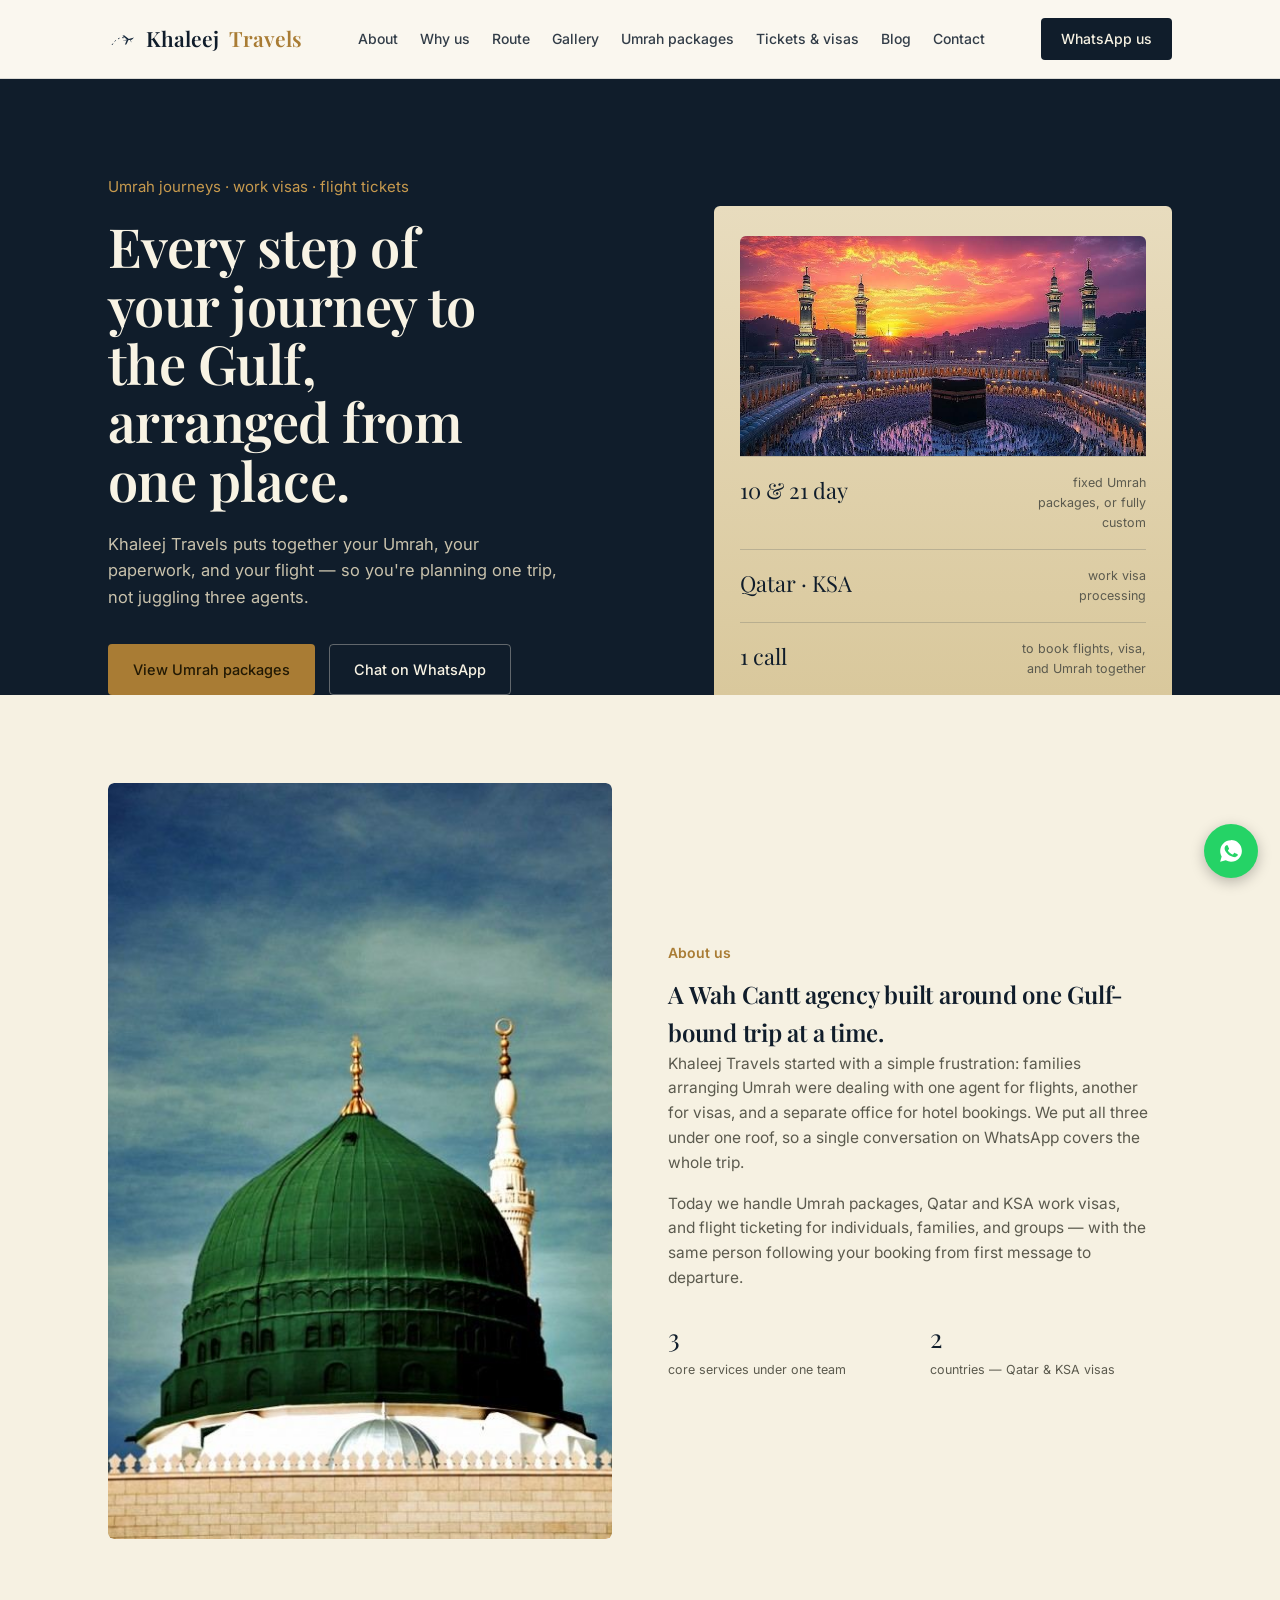
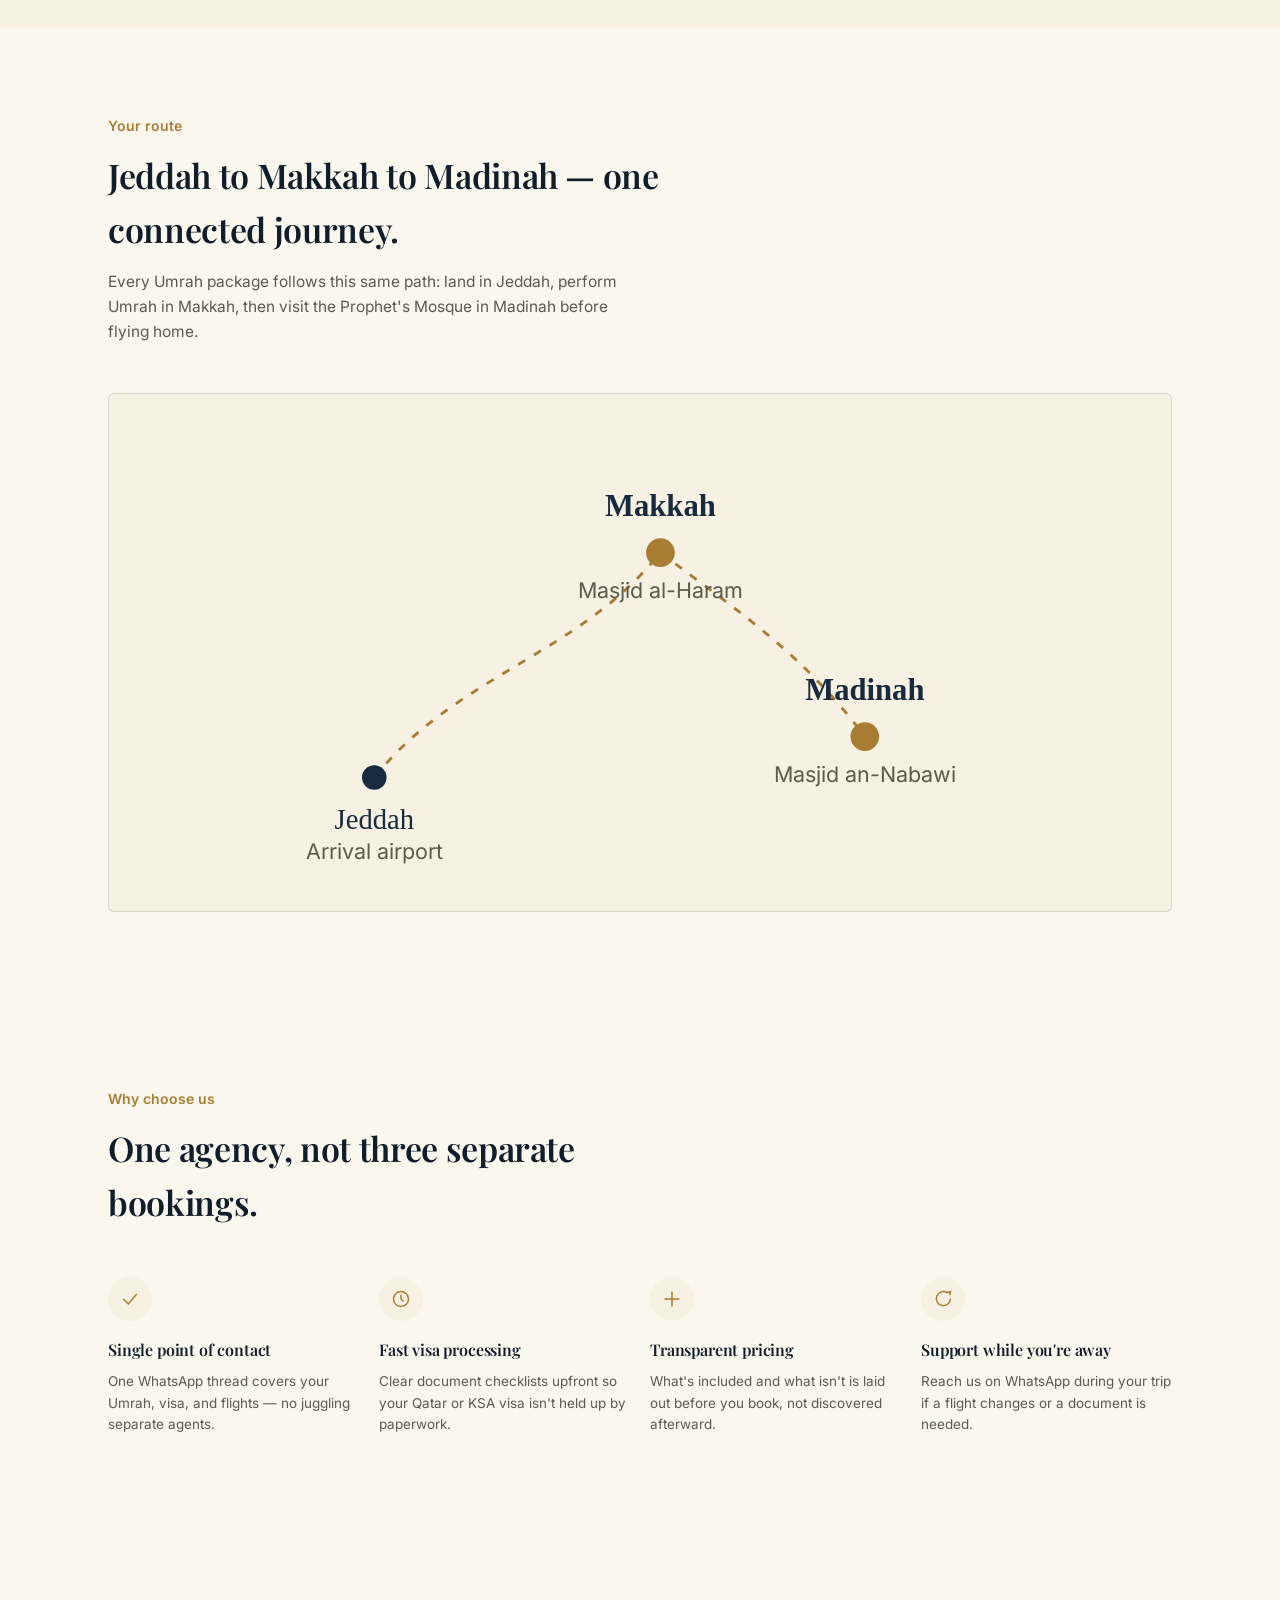
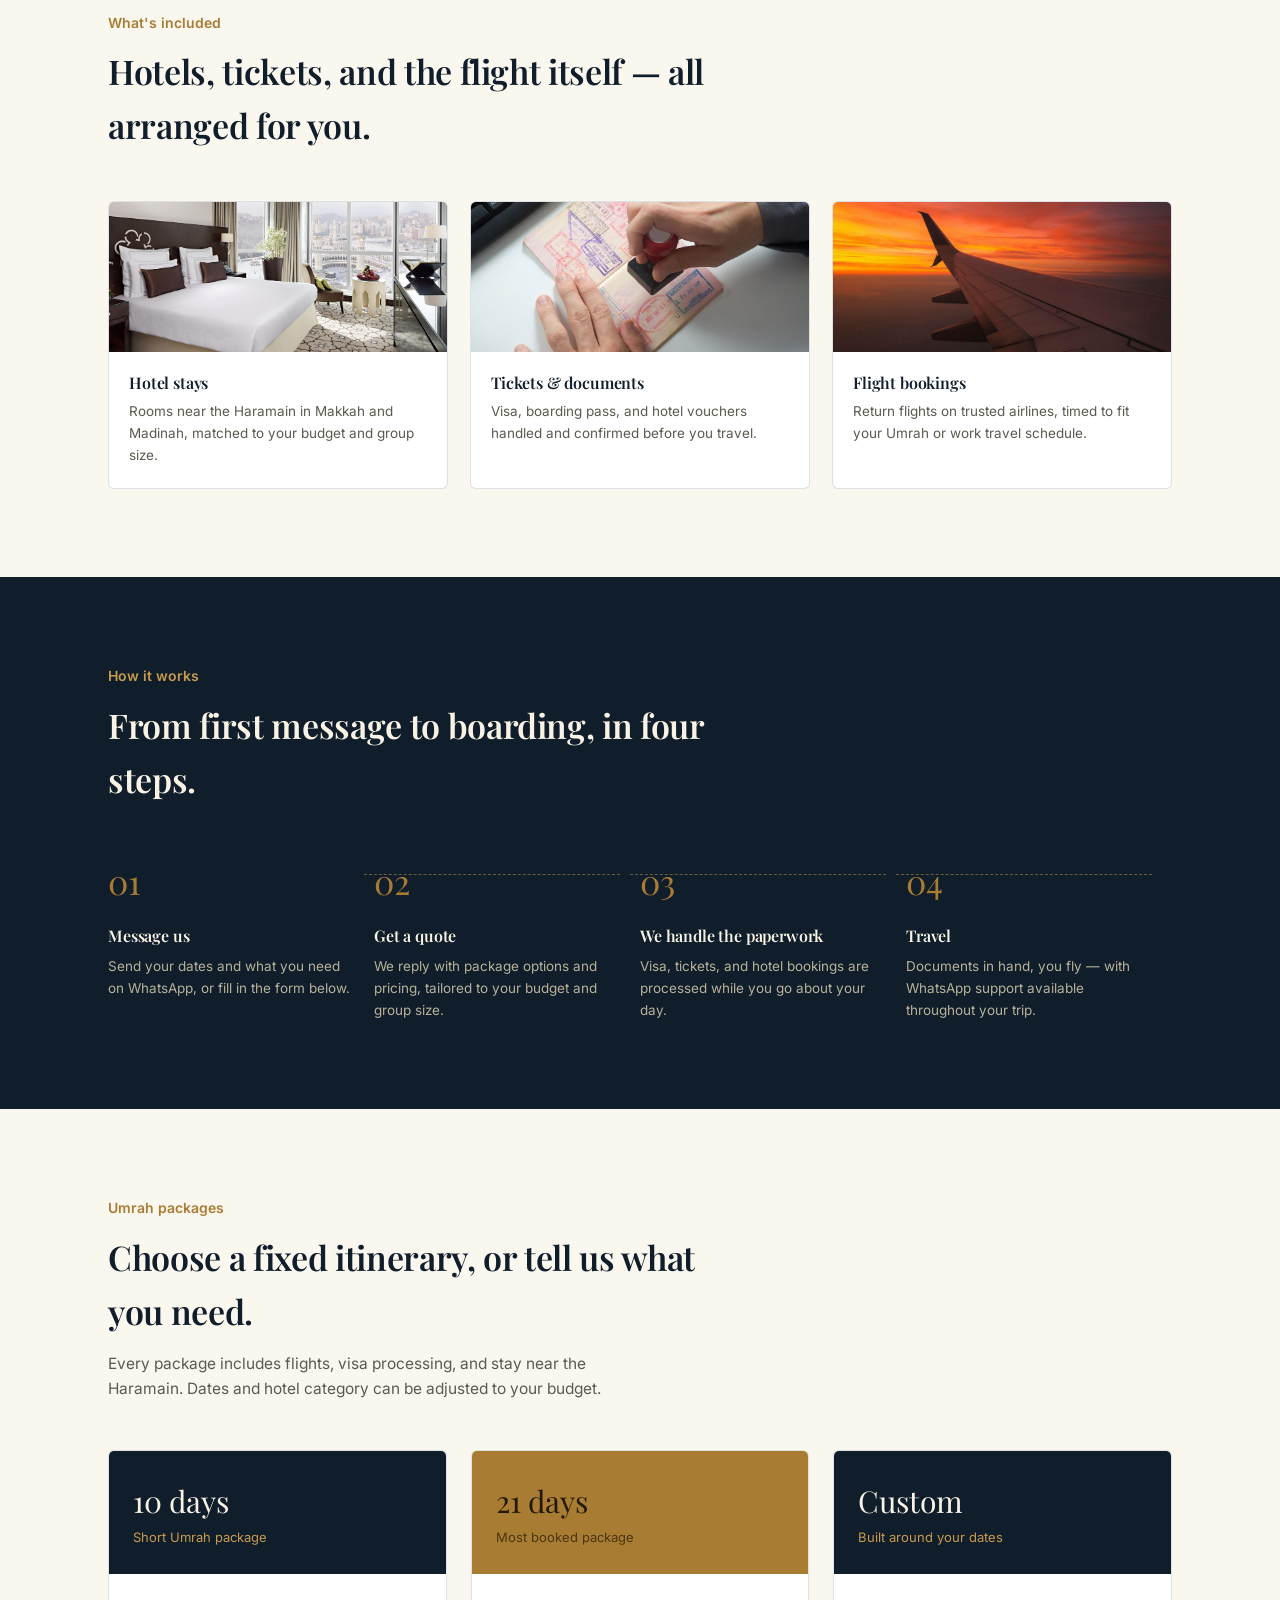
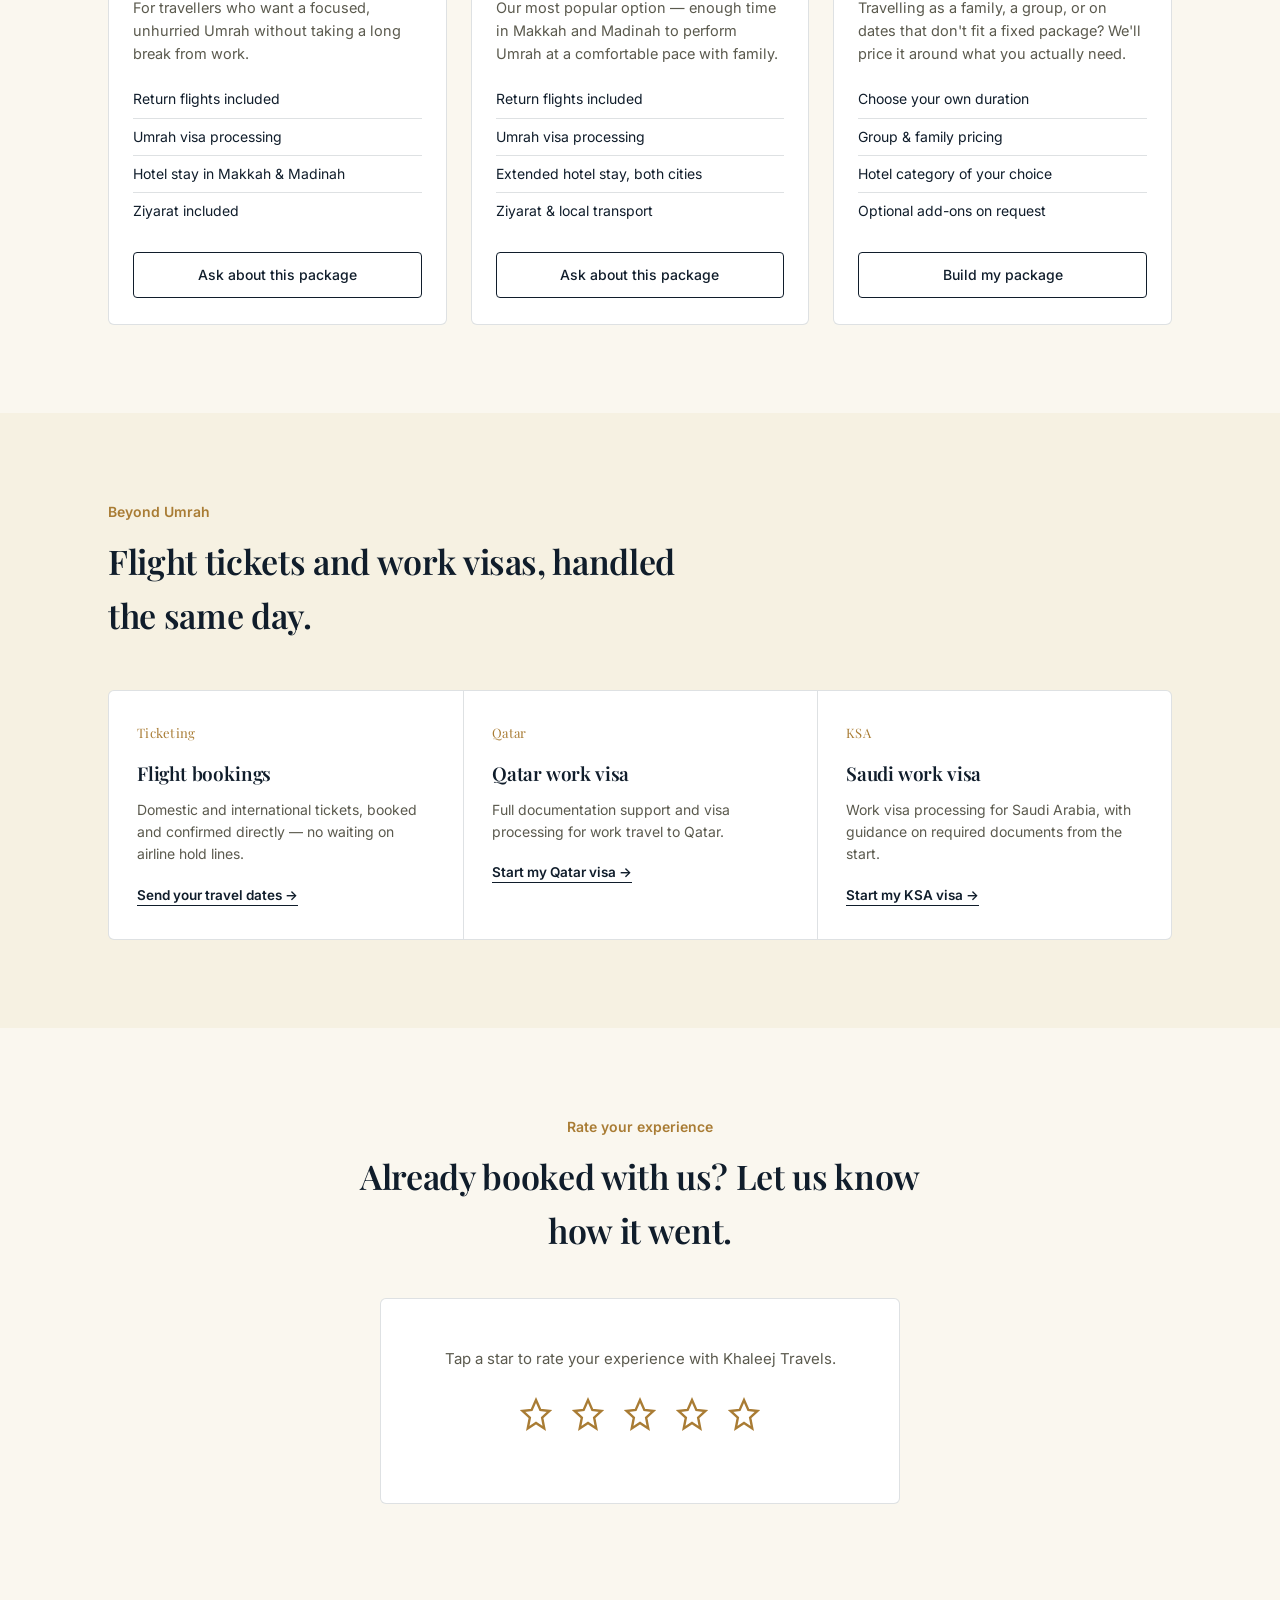
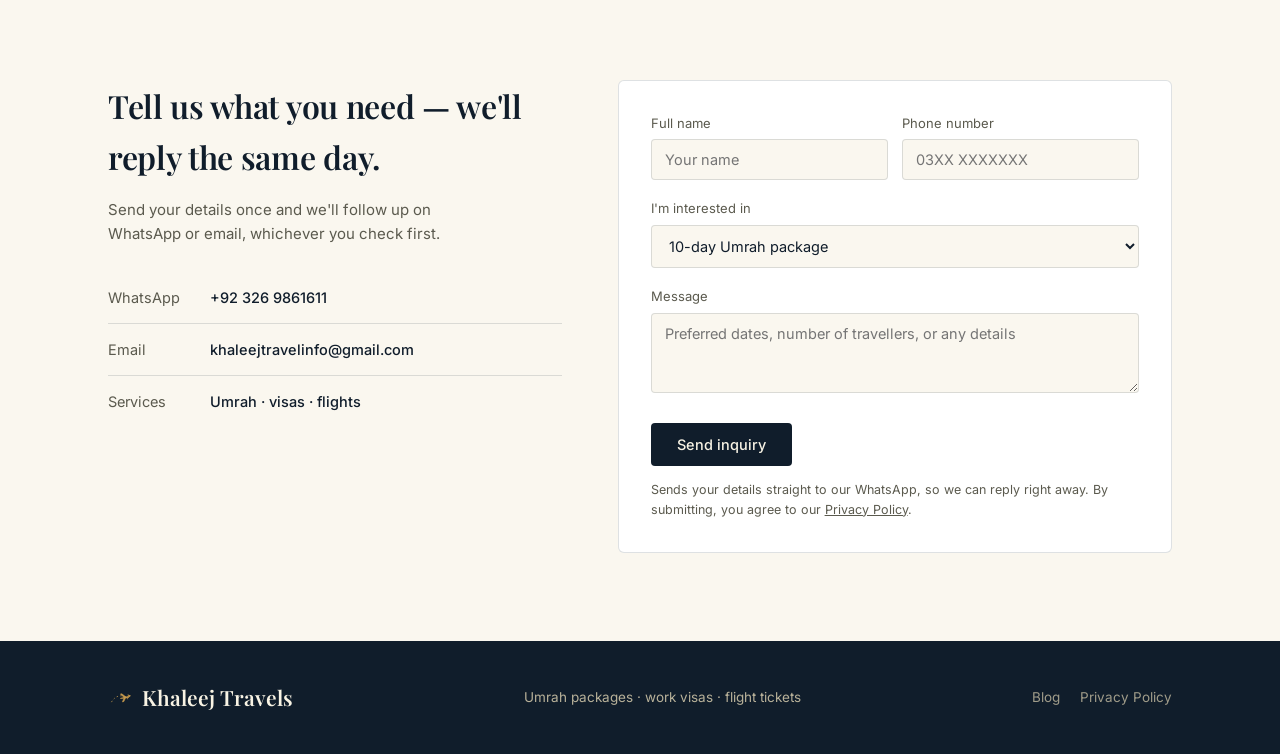
<file: index.html>
<!DOCTYPE html>
<html lang="en">
<head>
<meta charset="UTF-8">
<meta name="viewport" content="width=device-width, initial-scale=1.0">
<title>Khaleej Travels — Umrah packages, visas & flights</title>
<link rel="icon" type="image/svg+xml" href="data:image/svg+xml,%3Csvg xmlns='http://www.w3.org/2000/svg' viewBox='0 0 42 42'%3E%3Cpath d='M6 30 C 14 16, 28 16, 36 26' stroke='%23182A3D' stroke-width='1.6' fill='none' stroke-dasharray='2.5 4'/%3E%3Cg transform='translate(30,20) rotate(-15)'%3E%3Cpath d='M-9 1.2 L9 1.2 L5 -1.2 L9 1.2 L5 3.6 Z' fill='%23182A3D'/%3E%3Cpath d='M-2 1.2 L-7 -6 L-4.5 -6 L1 1.2 Z' fill='%23182A3D'/%3E%3Cpath d='M-2 1.2 L-7 8 L-4.5 8 L1 1.2 Z' fill='%23182A3D'/%3E%3C/g%3E%3C/svg%3E">
<link rel="preconnect" href="https://fonts.googleapis.com">
<link rel="preconnect" href="https://fonts.gstatic.com" crossorigin>
<link href="https://fonts.googleapis.com/css2?family=Playfair+Display:ital,wght@0,400;0,500;0,600;0,700;1,500&family=Inter:wght@400;500;600;700&display=swap" rel="stylesheet">
<link rel="stylesheet" href="css/styles.css">
</head>
<body>

<header>
  <nav>
    <div class="logo">
      <svg class="logo-mark" width="28" height="28" viewBox="0 0 42 42">
        <path d="M6 30 C 14 16, 28 16, 36 26" stroke="#182A3D" stroke-width="1.3" fill="none" stroke-dasharray="2.5 4"/>
        <g transform="translate(30,20) rotate(-15)">
          <path d="M-9 1.2 L9 1.2 L5 -1.2 L9 1.2 L5 3.6 Z" fill="#182A3D"/>
          <path d="M-2 1.2 L-7 -6 L-4.5 -6 L1 1.2 Z" fill="#182A3D"/>
          <path d="M-2 1.2 L-7 8 L-4.5 8 L1 1.2 Z" fill="#182A3D"/>
        </g>
      </svg>
      Khaleej <span>Travels</span>
    </div>
    <div class="nav-links">
      <a href="#about">About</a>
      <a href="#why">Why us</a>
      <a href="#route">Route</a>
      <a href="#gallery">Gallery</a>
      <a href="#packages">Umrah packages</a>
      <a href="#services">Tickets & visas</a>
      <a href="blog.html">Blog</a>
      <a href="#contact">Contact</a>
    </div>
    <a class="nav-cta" href="https://wa.me/923269861611" target="_blank" rel="noopener">WhatsApp us</a>
    <button class="menu-toggle" id="menu-toggle" aria-label="Toggle menu" aria-expanded="false" aria-controls="mobile-menu">
      <span></span>
    </button>
  </nav>
  <div class="mobile-menu" id="mobile-menu">
    <a href="#about">About</a>
    <a href="#why">Why us</a>
    <a href="#route">Route</a>
    <a href="#gallery">Gallery</a>
    <a href="#packages">Umrah packages</a>
    <a href="#services">Tickets &amp; visas</a>
    <a href="blog.html">Blog</a>
    <a href="#contact">Contact</a>
    <a class="nav-cta" href="https://wa.me/923269861611" target="_blank" rel="noopener">WhatsApp us</a>
  </div>
</header>

<section class="hero">
  <div class="wrap">
    <div>
      <div class="eyebrow-plain hero-fade">Umrah journeys · work visas · flight tickets</div>
      <h1 class="hero-fade d2">Every step of your journey to the Gulf, arranged from one place.</h1>
      <p class="hero-fade d3">Khaleej Travels puts together your Umrah, your paperwork, and your flight — so you're planning one trip, not juggling three agents.</p>
      <div class="hero-ctas hero-fade d3">
        <a class="btn btn-gold" href="#packages">View Umrah packages</a>
        <a class="btn btn-outline" href="https://wa.me/923269861611" target="_blank" rel="noopener">Chat on WhatsApp</a>
      </div>
    </div>
    <div class="hero-panel">
      <img class="hero-photo" src="images/kaaba-sunset.jpg" alt="Masjid al-Haram and the Kaaba in Makkah at sunset" loading="lazy">
      <div class="stat-row"><span class="stat-num">10 &amp; 21 day</span><span class="stat-label">fixed Umrah packages, or fully custom</span></div>
      <div class="stat-row"><span class="stat-num">Qatar · KSA</span><span class="stat-label">work visa processing</span></div>
      <div class="stat-row"><span class="stat-num">1 call</span><span class="stat-label">to book flights, visa, and Umrah together</span></div>
    </div>
  </div>
</section>

<section class="section about reveal" id="about">
  <div class="wrap about-grid">
    <div class="about-art">
      <img class="about-photo" src="images/madinah-dome.jpg" alt="The Green Dome of the Prophet's Mosque in Madinah" loading="lazy">
    </div>
    <div class="about-copy">
      <div class="kicker">About us</div>
      <h2>A Wah Cantt agency built around one Gulf-bound trip at a time.</h2>
      <p>Khaleej Travels started with a simple frustration: families arranging Umrah were dealing with one agent for flights, another for visas, and a separate office for hotel bookings. We put all three under one roof, so a single conversation on WhatsApp covers the whole trip.</p>
      <p>Today we handle Umrah packages, Qatar and KSA work visas, and flight ticketing for individuals, families, and groups — with the same person following your booking from first message to departure.</p>
      <div class="about-stats">
        <div class="about-stat"><div class="n">3</div><div class="l">core services under one team</div></div>
        <div class="about-stat"><div class="n">2</div><div class="l">countries — Qatar &amp; KSA visas</div></div>
      </div>
    </div>
  </div>
</section>

<section class="section reveal" id="route">
  <div class="wrap">
    <div class="section-head">
      <div class="kicker">Your route</div>
      <h2>Jeddah to Makkah to Madinah — one connected journey.</h2>
      <p>Every Umrah package follows this same path: land in Jeddah, perform Umrah in Makkah, then visit the Prophet's Mosque in Madinah before flying home.</p>
    </div>
    <div class="route-card">
      <svg class="route-svg" viewBox="0 0 500 220" xmlns="http://www.w3.org/2000/svg" role="img" aria-label="Route map showing Jeddah, Makkah, and Madinah connected by dashed flight lines">
        <path d="M120 170 C 160 120, 220 110, 260 60" stroke="#A97C34" stroke-width="1.4" fill="none" stroke-dasharray="4 5"/>
        <path d="M260 60 C 300 90, 330 110, 360 150" stroke="#A97C34" stroke-width="1.4" fill="none" stroke-dasharray="4 5"/>

        <circle cx="120" cy="170" r="6" fill="#182A3D"/>
        <text x="120" y="195" text-anchor="middle" font-size="14" fill="#182A3D" font-family="Georgia,serif">Jeddah</text>
        <text x="120" y="210" text-anchor="middle" font-size="10.5" fill="#5B5A4E">Arrival airport</text>

        <circle cx="260" cy="60" r="7" fill="#A97C34"/>
        <text x="260" y="42" text-anchor="middle" font-size="15" fill="#182A3D" font-family="Georgia,serif" font-weight="bold">Makkah</text>
        <text x="260" y="82" text-anchor="middle" font-size="10.5" fill="#5B5A4E">Masjid al-Haram</text>

        <circle cx="360" cy="150" r="7" fill="#A97C34"/>
        <text x="360" y="132" text-anchor="middle" font-size="15" fill="#182A3D" font-family="Georgia,serif" font-weight="bold">Madinah</text>
        <text x="360" y="172" text-anchor="middle" font-size="10.5" fill="#5B5A4E">Masjid an-Nabawi</text>
      </svg>
    </div>
  </div>
</section>

<section class="section reveal" id="why">
  <div class="wrap">
    <div class="section-head">
      <div class="kicker">Why choose us</div>
      <h2>One agency, not three separate bookings.</h2>
    </div>
    <div class="why-grid">

      <div class="why-card">
        <div class="why-icon"><svg width="20" height="20" viewBox="0 0 24 24" fill="none" stroke="#A97C34" stroke-width="1.8"><path d="M4 12l6 6L20 6"/></svg></div>
        <h3>Single point of contact</h3>
        <p>One WhatsApp thread covers your Umrah, visa, and flights — no juggling separate agents.</p>
      </div>

      <div class="why-card">
        <div class="why-icon"><svg width="20" height="20" viewBox="0 0 24 24" fill="none" stroke="#A97C34" stroke-width="1.8"><circle cx="12" cy="12" r="9"/><path d="M12 7v5l3 3"/></svg></div>
        <h3>Fast visa processing</h3>
        <p>Clear document checklists upfront so your Qatar or KSA visa isn't held up by paperwork.</p>
      </div>

      <div class="why-card">
        <div class="why-icon"><svg width="20" height="20" viewBox="0 0 24 24" fill="none" stroke="#A97C34" stroke-width="1.8"><path d="M3 12h18M12 3v18"/></svg></div>
        <h3>Transparent pricing</h3>
        <p>What's included and what isn't is laid out before you book, not discovered afterward.</p>
      </div>

      <div class="why-card">
        <div class="why-icon"><svg width="20" height="20" viewBox="0 0 24 24" fill="none" stroke="#A97C34" stroke-width="1.8"><path d="M21 11.5a8.5 8.5 0 1 1-4-7.2L21 3l-1 4.5"/></svg></div>
        <h3>Support while you're away</h3>
        <p>Reach us on WhatsApp during your trip if a flight changes or a document is needed.</p>
      </div>

    </div>
  </div>
</section>

<section class="section reveal" id="gallery">
  <div class="wrap">
    <div class="section-head">
      <div class="kicker">What's included</div>
      <h2>Hotels, tickets, and the flight itself — all arranged for you.</h2>
    </div>
    <div class="gallery-grid">

      <div class="gallery-card">
        <div class="gallery-art gallery-art-photo">
          <img class="gallery-photo" src="images/hotel-room.jpg" alt="Hotel room with a view of Masjid al-Haram in Makkah" loading="lazy">
        </div>
        <div class="gallery-body">
          <h3>Hotel stays</h3>
          <p>Rooms near the Haramain in Makkah and Madinah, matched to your budget and group size.</p>
        </div>
      </div>

      <div class="gallery-card">
        <div class="gallery-art gallery-art-photo">
          <img class="gallery-photo" src="images/passport-stamp.jpg" alt="Passport being stamped with visa documents" loading="lazy">
        </div>
        <div class="gallery-body">
          <h3>Tickets &amp; documents</h3>
          <p>Visa, boarding pass, and hotel vouchers handled and confirmed before you travel.</p>
        </div>
      </div>

      <div class="gallery-card">
        <div class="gallery-art gallery-art-photo">
          <img class="gallery-photo" src="images/flight-wing.jpg" alt="Airplane wing view at sunset during flight" loading="lazy">
        </div>
        <div class="gallery-body">
          <h3>Flight bookings</h3>
          <p>Return flights on trusted airlines, timed to fit your Umrah or work travel schedule.</p>
        </div>
      </div>

    </div>
  </div>
</section>

<section class="section process reveal" id="process">
  <div class="wrap">
    <div class="section-head">
      <div class="kicker">How it works</div>
      <h2>From first message to boarding, in four steps.</h2>
    </div>
    <div class="process-grid">

      <div class="process-step">
        <div class="process-num">01</div>
        <h3>Message us</h3>
        <p>Send your dates and what you need on WhatsApp, or fill in the form below.</p>
        <div class="process-line"></div>
      </div>

      <div class="process-step">
        <div class="process-num">02</div>
        <h3>Get a quote</h3>
        <p>We reply with package options and pricing, tailored to your budget and group size.</p>
        <div class="process-line"></div>
      </div>

      <div class="process-step">
        <div class="process-num">03</div>
        <h3>We handle the paperwork</h3>
        <p>Visa, tickets, and hotel bookings are processed while you go about your day.</p>
        <div class="process-line"></div>
      </div>

      <div class="process-step">
        <div class="process-num">04</div>
        <h3>Travel</h3>
        <p>Documents in hand, you fly — with WhatsApp support available throughout your trip.</p>
      </div>

    </div>
  </div>
</section>

<section class="section reveal" id="packages">
  <div class="wrap">
    <div class="section-head">
      <div class="kicker">Umrah packages</div>
      <h2>Choose a fixed itinerary, or tell us what you need.</h2>
      <p>Every package includes flights, visa processing, and stay near the Haramain. Dates and hotel category can be adjusted to your budget.</p>
    </div>
    <div class="pkg-grid">

      <div class="pkg-card">
        <div class="pkg-top">
          <div class="days">10 days</div>
          <div class="days-label">Short Umrah package</div>
        </div>
        <div class="pkg-body">
          <p>For travellers who want a focused, unhurried Umrah without taking a long break from work.</p>
          <ul>
            <li>Return flights included</li>
            <li>Umrah visa processing</li>
            <li>Hotel stay in Makkah &amp; Madinah</li>
            <li>Ziyarat included</li>
          </ul>
          <a class="pkg-cta" href="https://wa.me/923269861611?text=Hi%2C%20I%27m%20interested%20in%20the%2010-day%20Umrah%20package." target="_blank" rel="noopener">Ask about this package</a>
        </div>
      </div>

      <div class="pkg-card featured">
        <div class="pkg-top">
          <div class="days">21 days</div>
          <div class="days-label">Most booked package</div>
        </div>
        <div class="pkg-body">
          <p>Our most popular option — enough time in Makkah and Madinah to perform Umrah at a comfortable pace with family.</p>
          <ul>
            <li>Return flights included</li>
            <li>Umrah visa processing</li>
            <li>Extended hotel stay, both cities</li>
            <li>Ziyarat &amp; local transport</li>
          </ul>
          <a class="pkg-cta" href="https://wa.me/923269861611?text=Hi%2C%20I%27m%20interested%20in%20the%2021-day%20Umrah%20package." target="_blank" rel="noopener">Ask about this package</a>
        </div>
      </div>

      <div class="pkg-card">
        <div class="pkg-top">
          <div class="days">Custom</div>
          <div class="days-label">Built around your dates</div>
        </div>
        <div class="pkg-body">
          <p>Travelling as a family, a group, or on dates that don't fit a fixed package? We'll price it around what you actually need.</p>
          <ul>
            <li>Choose your own duration</li>
            <li>Group &amp; family pricing</li>
            <li>Hotel category of your choice</li>
            <li>Optional add-ons on request</li>
          </ul>
          <a class="pkg-cta" href="https://wa.me/923269861611?text=Hi%2C%20I%27d%20like%20a%20custom%20Umrah%20package." target="_blank" rel="noopener">Build my package</a>
        </div>
      </div>

    </div>
  </div>
</section>

<section class="section services reveal" id="services">
  <div class="wrap">
    <div class="section-head">
      <div class="kicker">Beyond Umrah</div>
      <h2>Flight tickets and work visas, handled the same day.</h2>
    </div>
    <div class="svc-grid">
      <div class="svc-item">
        <div class="num">Ticketing</div>
        <h3>Flight bookings</h3>
        <p>Domestic and international tickets, booked and confirmed directly — no waiting on airline hold lines.</p>
        <a href="https://wa.me/923269861611?text=Hi%2C%20I%20need%20a%20flight%20ticket%20booked.">Send your travel dates →</a>
      </div>
      <div class="svc-item">
        <div class="num">Qatar</div>
        <h3>Qatar work visa</h3>
        <p>Full documentation support and visa processing for work travel to Qatar.</p>
        <a href="https://wa.me/923269861611?text=Hi%2C%20I%20need%20a%20Qatar%20work%20visa.">Start my Qatar visa →</a>
      </div>
      <div class="svc-item">
        <div class="num">KSA</div>
        <h3>Saudi work visa</h3>
        <p>Work visa processing for Saudi Arabia, with guidance on required documents from the start.</p>
        <a href="https://wa.me/923269861611?text=Hi%2C%20I%20need%20a%20KSA%20work%20visa.">Start my KSA visa →</a>
      </div>
    </div>
  </div>
</section>

<section class="section reveal" id="rating">
  <div class="wrap">
    <div class="section-head" style="margin:0 auto 40px;text-align:center;">
      <div class="kicker" style="text-align:center;">Rate your experience</div>
      <h2>Already booked with us? Let us know how it went.</h2>
    </div>
    <div class="rating-card">
      <p class="rating-intro">Tap a star to rate your experience with Khaleej Travels.</p>
      <div class="stars" id="star-rating" role="radiogroup" aria-label="Star rating">
        <button class="star-btn" data-value="1" aria-label="1 star" role="radio" aria-checked="false">
          <svg viewBox="0 0 24 24" fill="none" stroke="#A97C34" stroke-width="1.6"><path d="M12 2l2.9 6.6L21 9.3l-4.9 4.5L17.5 21 12 17.3 6.5 21l1.4-7.2L3 9.3l6.1-0.7z"/></svg>
        </button>
        <button class="star-btn" data-value="2" aria-label="2 stars" role="radio" aria-checked="false">
          <svg viewBox="0 0 24 24" fill="none" stroke="#A97C34" stroke-width="1.6"><path d="M12 2l2.9 6.6L21 9.3l-4.9 4.5L17.5 21 12 17.3 6.5 21l1.4-7.2L3 9.3l6.1-0.7z"/></svg>
        </button>
        <button class="star-btn" data-value="3" aria-label="3 stars" role="radio" aria-checked="false">
          <svg viewBox="0 0 24 24" fill="none" stroke="#A97C34" stroke-width="1.6"><path d="M12 2l2.9 6.6L21 9.3l-4.9 4.5L17.5 21 12 17.3 6.5 21l1.4-7.2L3 9.3l6.1-0.7z"/></svg>
        </button>
        <button class="star-btn" data-value="4" aria-label="4 stars" role="radio" aria-checked="false">
          <svg viewBox="0 0 24 24" fill="none" stroke="#A97C34" stroke-width="1.6"><path d="M12 2l2.9 6.6L21 9.3l-4.9 4.5L17.5 21 12 17.3 6.5 21l1.4-7.2L3 9.3l6.1-0.7z"/></svg>
        </button>
        <button class="star-btn" data-value="5" aria-label="5 stars" role="radio" aria-checked="false">
          <svg viewBox="0 0 24 24" fill="none" stroke="#A97C34" stroke-width="1.6"><path d="M12 2l2.9 6.6L21 9.3l-4.9 4.5L17.5 21 12 17.3 6.5 21l1.4-7.2L3 9.3l6.1-0.7z"/></svg>
        </button>
      </div>
      <div class="rating-thanks" id="rating-thanks">Thank you for your feedback! We appreciate you taking the time.</div>
    </div>
  </div>
</section>

<section class="section reveal" id="contact">
  <div class="wrap contact-grid">
    <div class="contact-info">
      <h2>Tell us what you need — we'll reply the same day.</h2>
      <p>Send your details once and we'll follow up on WhatsApp or email, whichever you check first.</p>
      <div class="contact-line"><span class="label">WhatsApp</span><span class="val">+92 326 9861611</span></div>
      <div class="contact-line"><span class="label">Email</span><span class="val">khaleejtravelinfo@gmail.com</span></div>
      <div class="contact-line"><span class="label">Services</span><span class="val">Umrah · visas · flights</span></div>
    </div>

    <form id="inquiry-form" novalidate>
      <div class="field-row">
        <div class="field">
          <label for="name">Full name</label>
          <input type="text" id="name" name="name" placeholder="Your name">
          <div class="form-error" id="err-name">Enter your name.</div>
        </div>
        <div class="field">
          <label for="phone">Phone number</label>
          <input type="tel" id="phone" name="phone" placeholder="03XX XXXXXXX">
          <div class="form-error" id="err-phone">Enter a phone number.</div>
        </div>
      </div>
      <div class="field">
        <label for="service">I'm interested in</label>
        <select id="service" name="service">
          <option value="10-day Umrah package">10-day Umrah package</option>
          <option value="21-day Umrah package">21-day Umrah package</option>
          <option value="Custom Umrah package">Custom Umrah package</option>
          <option value="Flight ticketing">Flight ticketing</option>
          <option value="Qatar work visa">Qatar work visa</option>
          <option value="KSA work visa">KSA work visa</option>
        </select>
      </div>
      <div class="field">
        <label for="message">Message</label>
        <textarea id="message" name="message" placeholder="Preferred dates, number of travellers, or any details"></textarea>
      </div>
      <div class="submit-row">
        <button type="submit" class="submit-btn">Send inquiry</button>
      </div>
      <div class="form-note">Sends your details straight to our WhatsApp, so we can reply right away. By submitting, you agree to our <a onclick="openPrivacyModal()" style="text-decoration:underline;">Privacy Policy</a>.</div>
      <div class="sent-msg" id="sent-msg">Opening WhatsApp with your message — send it to complete your inquiry.</div>
    </form>
  </div>
</section>

<footer>
  <div class="wrap">
    <div class="logo">
      <svg class="logo-mark" width="24" height="24" viewBox="0 0 42 42">
        <path d="M6 30 C 14 16, 28 16, 36 26" stroke="#182A3D" stroke-width="1.3" fill="none" stroke-dasharray="2.5 4"/>
        <g transform="translate(30,20) rotate(-15)">
          <path d="M-9 1.2 L9 1.2 L5 -1.2 L9 1.2 L5 3.6 Z" fill="#182A3D"/>
          <path d="M-2 1.2 L-7 -6 L-4.5 -6 L1 1.2 Z" fill="#182A3D"/>
          <path d="M-2 1.2 L-7 8 L-4.5 8 L1 1.2 Z" fill="#182A3D"/>
        </g>
      </svg>
      Khaleej Travels
    </div>
    <div>Umrah packages · work visas · flight tickets</div>
    <div class="footer-links">
      <a href="blog.html">Blog</a>
      <a onclick="openPrivacyModal()">Privacy Policy</a>
    </div>
  </div>
</footer>

<div class="modal-overlay" id="privacy-modal">
  <div class="modal-box">
    <button class="modal-close" onclick="closePrivacyModal()" aria-label="Close">&times;</button>
    <h3 style="margin-top:0;font-family:'Playfair Display',serif;font-size:24px;">Privacy Policy</h3>
    <div class="updated">Last updated: September 2026</div>

    <h3>Who we are</h3>
    <p>Khaleej Travels ("we", "us") arranges Umrah packages, flight tickets, and work visa processing for customers in Pakistan. This explains what information we collect through this website and how we use it.</p>

    <h3>Information we collect</h3>
    <p>When you use the inquiry form on this site, we collect the details you choose to provide: your name, phone number, the service you're interested in, and any message or travel details you enter.</p>

    <h3>How we use your information</h3>
    <ul>
      <li>To reply to your inquiry with package options, pricing, or visa/ticketing guidance.</li>
      <li>To follow up with you by WhatsApp, phone, or email about your request.</li>
      <li>To prepare quotes, bookings, and travel or visa documentation if you proceed with our services.</li>
    </ul>
    <p>We do not sell your personal information, and we do not use it for advertising or share it with third parties except as described below.</p>

    <h3>How your inquiry is sent</h3>
    <p>Submitting the contact form opens a pre-filled WhatsApp message to our team with your details, which you then send to us directly from your own WhatsApp account.</p>

    <h3>Sharing with service providers</h3>
    <p>If you proceed with a booking, we may share necessary details (such as your name and travel dates) with airlines, hotels, or visa processing authorities strictly to arrange your travel or visa.</p>

    <h3>Data retention</h3>
    <p>We keep inquiry and booking details for as long as needed to handle your request and to meet our own record-keeping or legal obligations, after which we delete or anonymize them.</p>

    <h3>Your choices</h3>
    <p>You can ask us at any time to tell you what information we hold about you, or to delete it, by messaging us on WhatsApp or emailing us using the contact details above.</p>
  </div>
</div>

<a class="wa-float" href="https://wa.me/923269861611" target="_blank" rel="noopener" aria-label="Chat on WhatsApp">
  <svg width="26" height="26" viewBox="0 0 24 24" fill="#fff"><path d="M12.04 2c-5.52 0-10 4.48-10 10 0 1.76.46 3.48 1.34 5L2 22l5.14-1.35a10 10 0 0 0 4.9 1.25h.01c5.52 0 10-4.48 10-10s-4.48-10-10.01-10zm5.87 14.24c-.25.7-1.45 1.34-2 1.42-.55.09-1.13.13-3.55-.74-2.98-1.06-4.9-4.08-5.05-4.27-.15-.2-1.2-1.6-1.2-3.05 0-1.45.76-2.16 1.03-2.46.27-.3.6-.37.8-.37.2 0 .4 0 .58.01.18.01.44-.07.68.52.25.6.85 2.08.92 2.23.07.15.12.33.02.53-.1.2-.15.32-.3.5-.15.17-.31.39-.44.52-.15.15-.3.31-.13.6.17.3.76 1.26 1.64 2.04 1.13 1 2.08 1.32 2.38 1.47.3.15.48.13.65-.07.18-.2.75-.87.95-1.17.2-.3.4-.25.68-.15.28.1 1.78.84 2.08.99.3.15.5.22.57.35.07.13.07.72-.18 1.42z"/></svg>
</a>

<script src="js/script.js"></script>

</body>
</html>
</file>
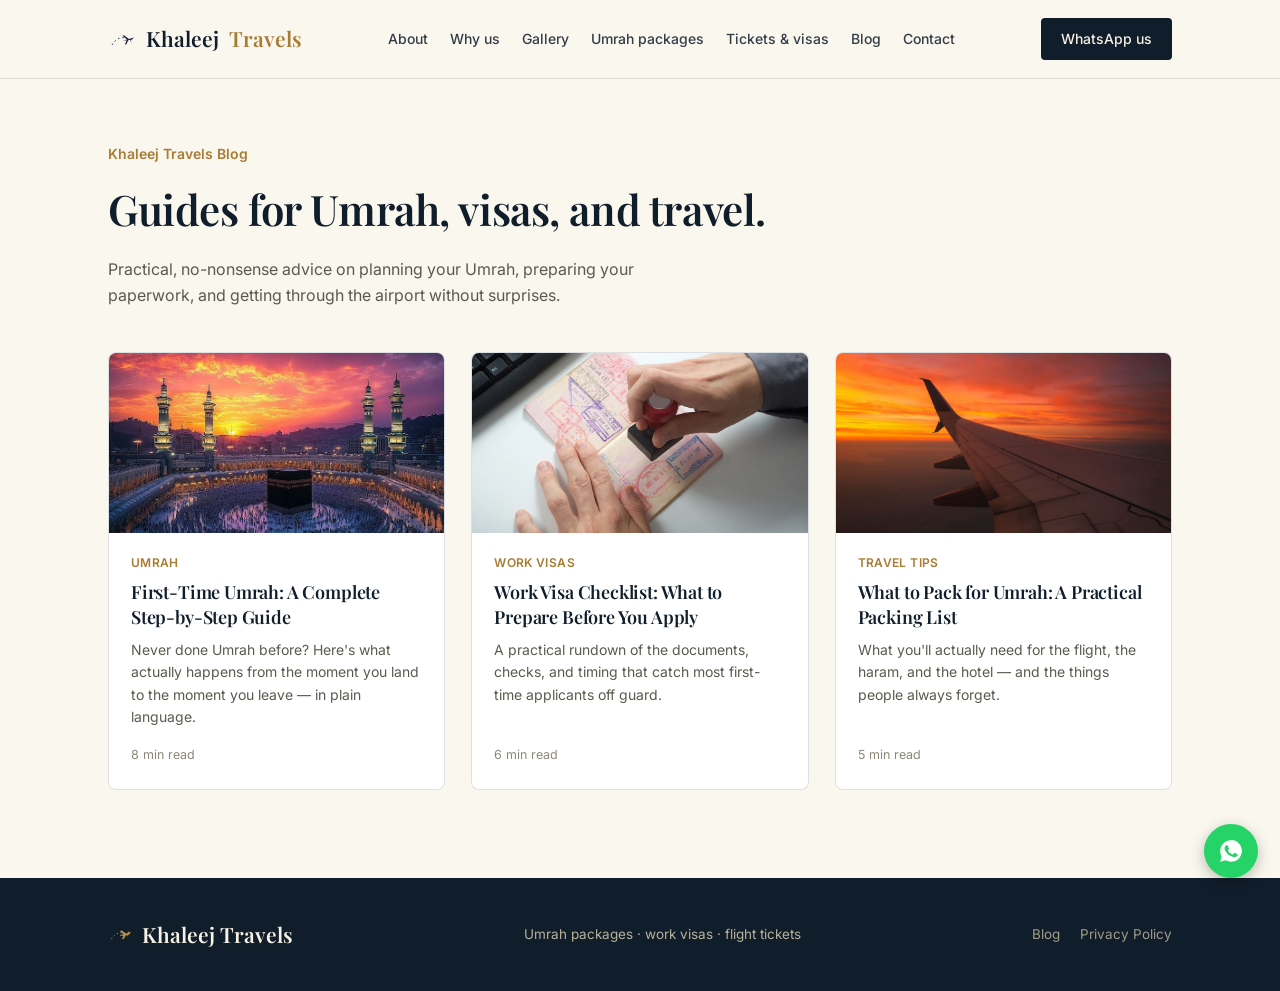
<file: blog.html>
<!DOCTYPE html>
<html lang="en">
<head>
<meta charset="UTF-8">
<meta name="viewport" content="width=device-width, initial-scale=1.0">
<title>Blog — Khaleej Travels</title>
<meta name="description" content="Guides and tips on Umrah travel, work visas, and flight booking from Khaleej Travels.">
<link rel="icon" type="image/svg+xml" href="data:image/svg+xml,%3Csvg xmlns='http://www.w3.org/2000/svg' viewBox='0 0 42 42'%3E%3Cpath d='M6 30 C 14 16, 28 16, 36 26' stroke='%23182A3D' stroke-width='1.6' fill='none' stroke-dasharray='2.5 4'/%3E%3Cg transform='translate(30,20) rotate(-15)'%3E%3Cpath d='M-9 1.2 L9 1.2 L5 -1.2 L9 1.2 L5 3.6 Z' fill='%23182A3D'/%3E%3Cpath d='M-2 1.2 L-7 -6 L-4.5 -6 L1 1.2 Z' fill='%23182A3D'/%3E%3Cpath d='M-2 1.2 L-7 8 L-4.5 8 L1 1.2 Z' fill='%23182A3D'/%3E%3C/g%3E%3C/svg%3E">
<link rel="preconnect" href="https://fonts.googleapis.com">
<link rel="preconnect" href="https://fonts.gstatic.com" crossorigin>
<link href="https://fonts.googleapis.com/css2?family=Playfair+Display:ital,wght@0,400;0,500;0,600;0,700;1,500&family=Inter:wght@400;500;600;700&display=swap" rel="stylesheet">
<link rel="stylesheet" href="css/styles.css">
</head>
<body>

<header>
  <nav>
    <div class="logo">
      <svg class="logo-mark" width="28" height="28" viewBox="0 0 42 42">
        <path d="M6 30 C 14 16, 28 16, 36 26" stroke="#182A3D" stroke-width="1.3" fill="none" stroke-dasharray="2.5 4"/>
        <g transform="translate(30,20) rotate(-15)">
          <path d="M-9 1.2 L9 1.2 L5 -1.2 L9 1.2 L5 3.6 Z" fill="#182A3D"/>
          <path d="M-2 1.2 L-7 -6 L-4.5 -6 L1 1.2 Z" fill="#182A3D"/>
          <path d="M-2 1.2 L-7 8 L-4.5 8 L1 1.2 Z" fill="#182A3D"/>
        </g>
      </svg>
      Khaleej <span>Travels</span>
    </div>
    <div class="nav-links">
      <a href="index.html#about">About</a>
      <a href="index.html#why">Why us</a>
      <a href="index.html#gallery">Gallery</a>
      <a href="index.html#packages">Umrah packages</a>
      <a href="index.html#services">Tickets & visas</a>
      <a href="blog.html">Blog</a>
      <a href="index.html#contact">Contact</a>
    </div>
    <a class="nav-cta" href="https://wa.me/923269861611" target="_blank" rel="noopener">WhatsApp us</a>
    <button class="menu-toggle" id="menu-toggle" aria-label="Toggle menu" aria-expanded="false" aria-controls="mobile-menu">
      <span></span>
    </button>
  </nav>
  <div class="mobile-menu" id="mobile-menu">
    <a href="index.html#about">About</a>
    <a href="index.html#why">Why us</a>
    <a href="index.html#gallery">Gallery</a>
    <a href="index.html#packages">Umrah packages</a>
    <a href="index.html#services">Tickets &amp; visas</a>
    <a href="blog.html">Blog</a>
    <a href="index.html#contact">Contact</a>
    <a class="nav-cta" href="https://wa.me/923269861611" target="_blank" rel="noopener">WhatsApp us</a>
  </div>
</header>

<section class="section blog-hero">
  <div class="wrap">
    <div class="kicker">Khaleej Travels Blog</div>
    <h1>Guides for Umrah, visas, and travel.</h1>
    <p>Practical, no-nonsense advice on planning your Umrah, preparing your paperwork, and getting through the airport without surprises.</p>
  </div>
</section>

<section class="section" style="padding-top:24px;">
  <div class="wrap">
    <div class="blog-grid">

      <a class="blog-card" href="blog/first-time-umrah-guide.html">
        <img class="blog-card-photo" src="images/kaaba-sunset.jpg" alt="Masjid al-Haram at sunset">
        <div class="blog-card-body">
          <div class="blog-card-tag">Umrah</div>
          <h3>First-Time Umrah: A Complete Step-by-Step Guide</h3>
          <p>Never done Umrah before? Here's what actually happens from the moment you land to the moment you leave — in plain language.</p>
          <div class="blog-card-meta">8 min read</div>
        </div>
      </a>

      <a class="blog-card" href="blog/work-visa-checklist.html">
        <img class="blog-card-photo" src="images/passport-stamp.jpg" alt="Passport being stamped">
        <div class="blog-card-body">
          <div class="blog-card-tag">Work Visas</div>
          <h3>Work Visa Checklist: What to Prepare Before You Apply</h3>
          <p>A practical rundown of the documents, checks, and timing that catch most first-time applicants off guard.</p>
          <div class="blog-card-meta">6 min read</div>
        </div>
      </a>

      <a class="blog-card" href="blog/umrah-packing-list.html">
        <img class="blog-card-photo" src="images/flight-wing.jpg" alt="Airplane wing at sunset">
        <div class="blog-card-body">
          <div class="blog-card-tag">Travel Tips</div>
          <h3>What to Pack for Umrah: A Practical Packing List</h3>
          <p>What you'll actually need for the flight, the haram, and the hotel — and the things people always forget.</p>
          <div class="blog-card-meta">5 min read</div>
        </div>
      </a>

    </div>
  </div>
</section>

<footer>
  <div class="wrap">
    <div class="logo">
      <svg class="logo-mark" width="24" height="24" viewBox="0 0 42 42">
        <path d="M6 30 C 14 16, 28 16, 36 26" stroke="#182A3D" stroke-width="1.3" fill="none" stroke-dasharray="2.5 4"/>
        <g transform="translate(30,20) rotate(-15)">
          <path d="M-9 1.2 L9 1.2 L5 -1.2 L9 1.2 L5 3.6 Z" fill="#182A3D"/>
          <path d="M-2 1.2 L-7 -6 L-4.5 -6 L1 1.2 Z" fill="#182A3D"/>
          <path d="M-2 1.2 L-7 8 L-4.5 8 L1 1.2 Z" fill="#182A3D"/>
        </g>
      </svg>
      Khaleej Travels
    </div>
    <div>Umrah packages · work visas · flight tickets</div>
    <div class="footer-links">
      <a href="blog.html">Blog</a>
      <a onclick="openPrivacyModal()">Privacy Policy</a>
    </div>
  </div>
</footer>

<div class="modal-overlay" id="privacy-modal">
  <div class="modal-box">
    <button class="modal-close" onclick="closePrivacyModal()" aria-label="Close">&times;</button>
    <h3 style="margin-top:0;font-family:'Playfair Display',serif;font-size:24px;">Privacy Policy</h3>
    <div class="updated">Last updated: September 2026</div>

    <h3>Who we are</h3>
    <p>Khaleej Travels ("we", "us") arranges Umrah packages, flight tickets, and work visa processing for customers in Pakistan. This explains what information we collect through this website and how we use it.</p>

    <h3>Information we collect</h3>
    <p>When you use the inquiry form on this site, we collect the details you choose to provide: your name, phone number, the service you're interested in, and any message or travel details you enter.</p>

    <h3>How we use your information</h3>
    <ul>
      <li>To reply to your inquiry with package options, pricing, or visa/ticketing guidance.</li>
      <li>To follow up with you by WhatsApp, phone, or email about your request.</li>
      <li>To prepare quotes, bookings, and travel or visa documentation if you proceed with our services.</li>
    </ul>
    <p>We do not sell your personal information, and we do not use it for advertising or share it with third parties except as described below.</p>

    <h3>How your inquiry is sent</h3>
    <p>Submitting the contact form opens a pre-filled WhatsApp message to our team with your details, which you then send to us directly from your own WhatsApp account.</p>

    <h3>Sharing with service providers</h3>
    <p>If you proceed with a booking, we may share necessary details (such as your name and travel dates) with airlines, hotels, or visa processing authorities strictly to arrange your travel or visa.</p>

    <h3>Data retention</h3>
    <p>We keep inquiry and booking details for as long as needed to handle your request and to meet our own record-keeping or legal obligations, after which we delete or anonymize them.</p>

    <h3>Your choices</h3>
    <p>You can ask us at any time to tell you what information we hold about you, or to delete it, by messaging us on WhatsApp or emailing us using the contact details above.</p>
  </div>
</div>

<a class="wa-float" href="https://wa.me/923269861611" target="_blank" rel="noopener" aria-label="Chat on WhatsApp">
  <svg width="26" height="26" viewBox="0 0 24 24" fill="#fff"><path d="M12.04 2c-5.52 0-10 4.48-10 10 0 1.76.46 3.48 1.34 5L2 22l5.14-1.35a10 10 0 0 0 4.9 1.25h.01c5.52 0 10-4.48 10-10s-4.48-10-10.01-10zm5.87 14.24c-.25.7-1.45 1.34-2 1.42-.55.09-1.13.13-3.55-.74-2.98-1.06-4.9-4.08-5.05-4.27-.15-.2-1.2-1.6-1.2-3.05 0-1.45.76-2.16 1.03-2.46.27-.3.6-.37.8-.37.2 0 .4 0 .58.01.18.01.44-.07.68.52.25.6.85 2.08.92 2.23.07.15.12.33.02.53-.1.2-.15.32-.3.5-.15.17-.31.39-.44.52-.15.15-.3.31-.13.6.17.3.76 1.26 1.64 2.04 1.13 1 2.08 1.32 2.38 1.47.3.15.48.13.65-.07.18-.2.75-.87.95-1.17.2-.3.4-.25.68-.15.28.1 1.78.84 2.08.99.3.15.5.22.57.35.07.13.07.72-.18 1.42z"/></svg>
</a>

<script src="js/script.js"></script>
</body>
</html>
</file>
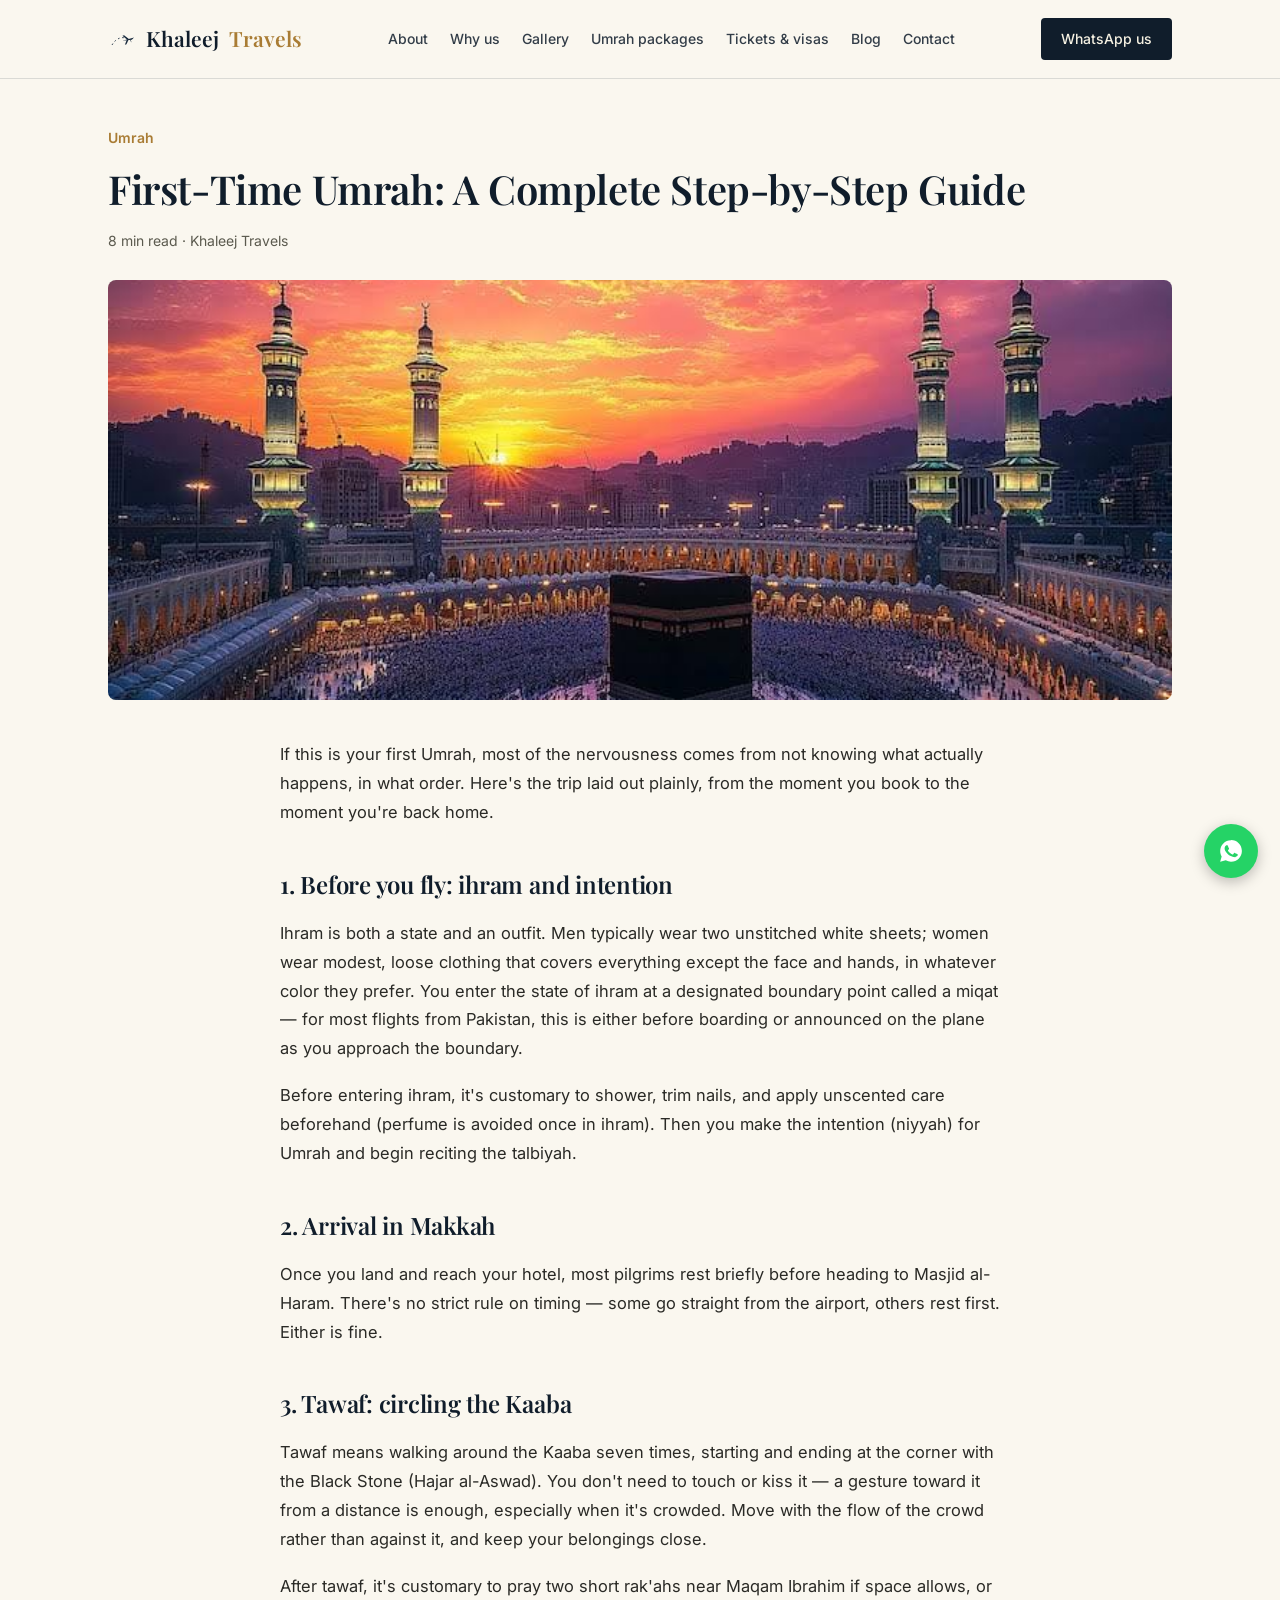
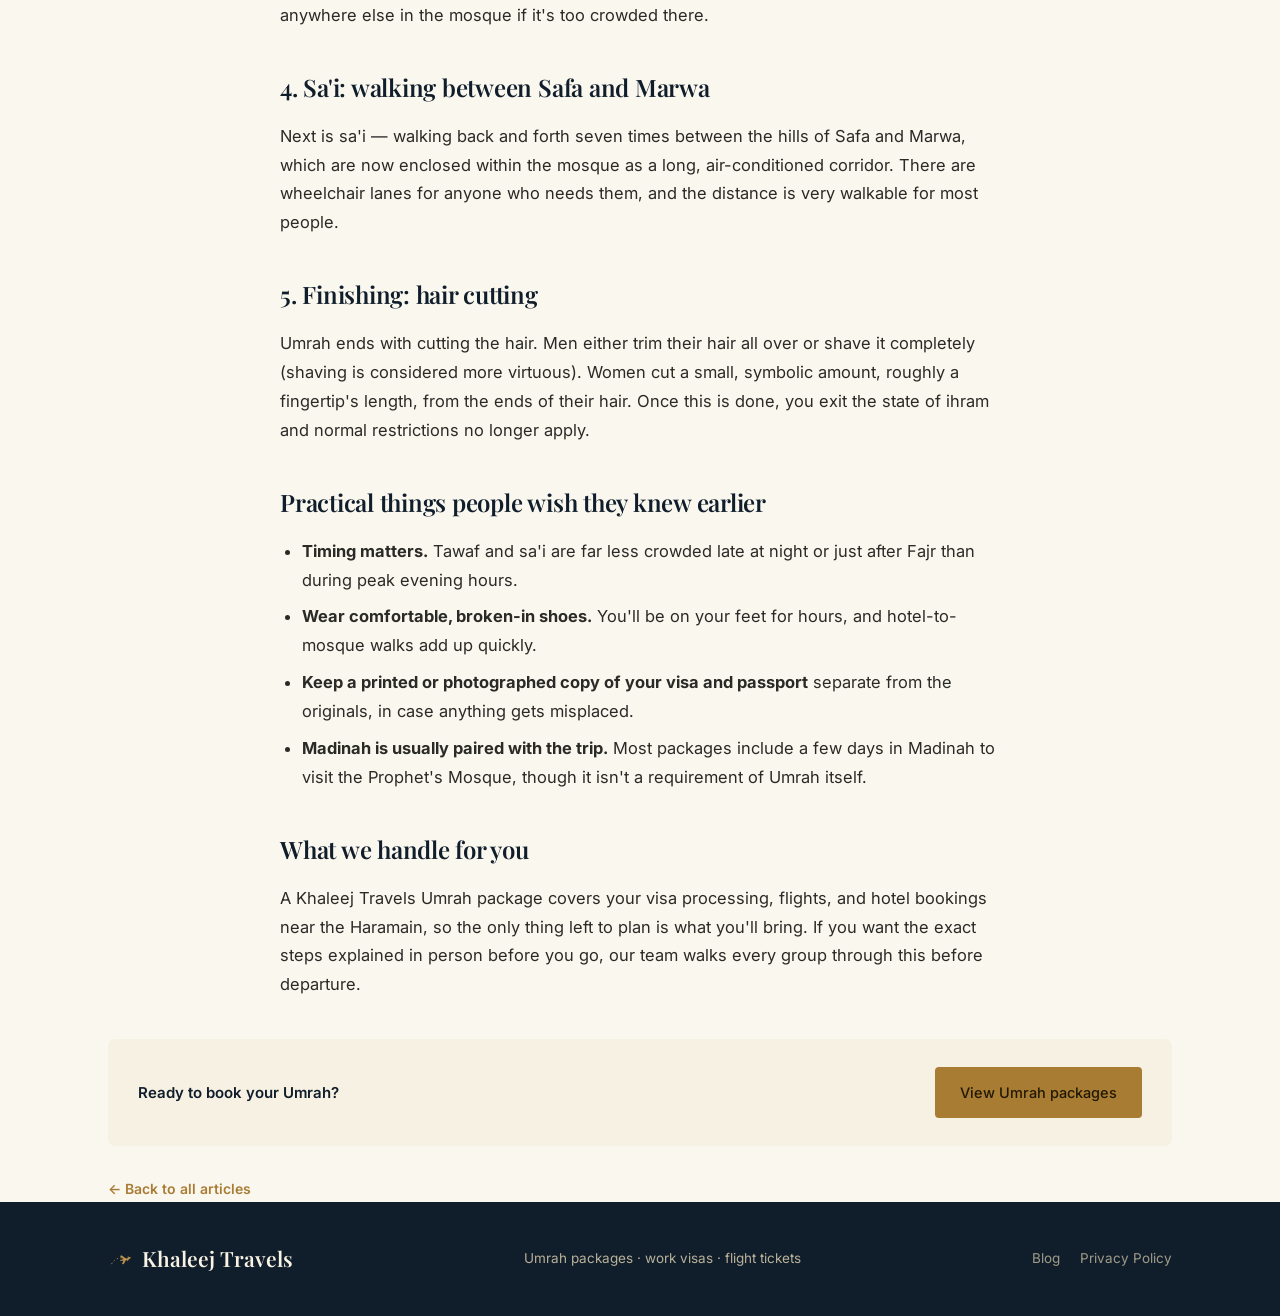
<file: blog/first-time-umrah-guide.html>
<!DOCTYPE html>
<html lang="en">
<head>
<meta charset="UTF-8">
<meta name="viewport" content="width=device-width, initial-scale=1.0">
<title>First-Time Umrah: A Complete Step-by-Step Guide — Khaleej Travels</title>
<meta name="description" content="A plain-language walkthrough of what happens on your first Umrah, from booking to ihram to tawaf and sa'i.">
<link rel="icon" type="image/svg+xml" href="data:image/svg+xml,%3Csvg xmlns='http://www.w3.org/2000/svg' viewBox='0 0 42 42'%3E%3Cpath d='M6 30 C 14 16, 28 16, 36 26' stroke='%23182A3D' stroke-width='1.6' fill='none' stroke-dasharray='2.5 4'/%3E%3Cg transform='translate(30,20) rotate(-15)'%3E%3Cpath d='M-9 1.2 L9 1.2 L5 -1.2 L9 1.2 L5 3.6 Z' fill='%23182A3D'/%3E%3Cpath d='M-2 1.2 L-7 -6 L-4.5 -6 L1 1.2 Z' fill='%23182A3D'/%3E%3Cpath d='M-2 1.2 L-7 8 L-4.5 8 L1 1.2 Z' fill='%23182A3D'/%3E%3C/g%3E%3C/svg%3E">
<link rel="preconnect" href="https://fonts.googleapis.com">
<link rel="preconnect" href="https://fonts.gstatic.com" crossorigin>
<link href="https://fonts.googleapis.com/css2?family=Playfair+Display:ital,wght@0,400;0,500;0,600;0,700;1,500&family=Inter:wght@400;500;600;700&display=swap" rel="stylesheet">
<link rel="stylesheet" href="../css/styles.css">
</head>
<body>

<header>
  <nav>
    <div class="logo">
      <svg class="logo-mark" width="28" height="28" viewBox="0 0 42 42">
        <path d="M6 30 C 14 16, 28 16, 36 26" stroke="#182A3D" stroke-width="1.3" fill="none" stroke-dasharray="2.5 4"/>
        <g transform="translate(30,20) rotate(-15)">
          <path d="M-9 1.2 L9 1.2 L5 -1.2 L9 1.2 L5 3.6 Z" fill="#182A3D"/>
          <path d="M-2 1.2 L-7 -6 L-4.5 -6 L1 1.2 Z" fill="#182A3D"/>
          <path d="M-2 1.2 L-7 8 L-4.5 8 L1 1.2 Z" fill="#182A3D"/>
        </g>
      </svg>
      Khaleej <span>Travels</span>
    </div>
    <div class="nav-links">
      <a href="../index.html#about">About</a>
      <a href="../index.html#why">Why us</a>
      <a href="../index.html#gallery">Gallery</a>
      <a href="../index.html#packages">Umrah packages</a>
      <a href="../index.html#services">Tickets & visas</a>
      <a href="../blog.html">Blog</a>
      <a href="../index.html#contact">Contact</a>
    </div>
    <a class="nav-cta" href="https://wa.me/923269861611" target="_blank" rel="noopener">WhatsApp us</a>
    <button class="menu-toggle" id="menu-toggle" aria-label="Toggle menu" aria-expanded="false" aria-controls="mobile-menu">
      <span></span>
    </button>
  </nav>
  <div class="mobile-menu" id="mobile-menu">
    <a href="../index.html#about">About</a>
    <a href="../index.html#why">Why us</a>
    <a href="../index.html#gallery">Gallery</a>
    <a href="../index.html#packages">Umrah packages</a>
    <a href="../index.html#services">Tickets &amp; visas</a>
    <a href="../blog.html">Blog</a>
    <a href="../index.html#contact">Contact</a>
    <a class="nav-cta" href="https://wa.me/923269861611" target="_blank" rel="noopener">WhatsApp us</a>
  </div>
</header>

<section class="section post-hero">
  <div class="wrap">
    <div class="kicker">Umrah</div>
    <h1>First-Time Umrah: A Complete Step-by-Step Guide</h1>
    <div class="post-meta">8 min read · Khaleej Travels</div>
    <img class="post-cover" src="../images/kaaba-sunset.jpg" alt="Masjid al-Haram and the Kaaba in Makkah at sunset">

    <div class="post-body">
      <p>If this is your first Umrah, most of the nervousness comes from not knowing what actually happens, in what order. Here's the trip laid out plainly, from the moment you book to the moment you're back home.</p>

      <h2>1. Before you fly: ihram and intention</h2>
      <p>Ihram is both a state and an outfit. Men typically wear two unstitched white sheets; women wear modest, loose clothing that covers everything except the face and hands, in whatever color they prefer. You enter the state of ihram at a designated boundary point called a miqat — for most flights from Pakistan, this is either before boarding or announced on the plane as you approach the boundary.</p>
      <p>Before entering ihram, it's customary to shower, trim nails, and apply unscented care beforehand (perfume is avoided once in ihram). Then you make the intention (niyyah) for Umrah and begin reciting the talbiyah.</p>

      <h2>2. Arrival in Makkah</h2>
      <p>Once you land and reach your hotel, most pilgrims rest briefly before heading to Masjid al-Haram. There's no strict rule on timing — some go straight from the airport, others rest first. Either is fine.</p>

      <h2>3. Tawaf: circling the Kaaba</h2>
      <p>Tawaf means walking around the Kaaba seven times, starting and ending at the corner with the Black Stone (Hajar al-Aswad). You don't need to touch or kiss it — a gesture toward it from a distance is enough, especially when it's crowded. Move with the flow of the crowd rather than against it, and keep your belongings close.</p>
      <p>After tawaf, it's customary to pray two short rak'ahs near Maqam Ibrahim if space allows, or anywhere else in the mosque if it's too crowded there.</p>

      <h2>4. Sa'i: walking between Safa and Marwa</h2>
      <p>Next is sa'i — walking back and forth seven times between the hills of Safa and Marwa, which are now enclosed within the mosque as a long, air-conditioned corridor. There are wheelchair lanes for anyone who needs them, and the distance is very walkable for most people.</p>

      <h2>5. Finishing: hair cutting</h2>
      <p>Umrah ends with cutting the hair. Men either trim their hair all over or shave it completely (shaving is considered more virtuous). Women cut a small, symbolic amount, roughly a fingertip's length, from the ends of their hair. Once this is done, you exit the state of ihram and normal restrictions no longer apply.</p>

      <h2>Practical things people wish they knew earlier</h2>
      <ul>
        <li><strong>Timing matters.</strong> Tawaf and sa'i are far less crowded late at night or just after Fajr than during peak evening hours.</li>
        <li><strong>Wear comfortable, broken-in shoes.</strong> You'll be on your feet for hours, and hotel-to-mosque walks add up quickly.</li>
        <li><strong>Keep a printed or photographed copy of your visa and passport</strong> separate from the originals, in case anything gets misplaced.</li>
        <li><strong>Madinah is usually paired with the trip.</strong> Most packages include a few days in Madinah to visit the Prophet's Mosque, though it isn't a requirement of Umrah itself.</li>
      </ul>

      <h2>What we handle for you</h2>
      <p>A Khaleej Travels Umrah package covers your visa processing, flights, and hotel bookings near the Haramain, so the only thing left to plan is what you'll bring. If you want the exact steps explained in person before you go, our team walks every group through this before departure.</p>
    </div>

    <div class="post-cta">
      <p>Ready to book your Umrah?</p>
      <a class="btn btn-gold" href="../index.html#packages">View Umrah packages</a>
    </div>

    <a class="back-link" href="../blog.html">&larr; Back to all articles</a>
  </div>
</section>

<footer>
  <div class="wrap">
    <div class="logo">
      <svg class="logo-mark" width="24" height="24" viewBox="0 0 42 42">
        <path d="M6 30 C 14 16, 28 16, 36 26" stroke="#182A3D" stroke-width="1.3" fill="none" stroke-dasharray="2.5 4"/>
        <g transform="translate(30,20) rotate(-15)">
          <path d="M-9 1.2 L9 1.2 L5 -1.2 L9 1.2 L5 3.6 Z" fill="#182A3D"/>
          <path d="M-2 1.2 L-7 -6 L-4.5 -6 L1 1.2 Z" fill="#182A3D"/>
          <path d="M-2 1.2 L-7 8 L-4.5 8 L1 1.2 Z" fill="#182A3D"/>
        </g>
      </svg>
      Khaleej Travels
    </div>
    <div>Umrah packages · work visas · flight tickets</div>
    <div class="footer-links">
      <a href="../blog.html">Blog</a>
      <a onclick="openPrivacyModal()">Privacy Policy</a>
    </div>
  </div>
</footer>

<div class="modal-overlay" id="privacy-modal">
  <div class="modal-box">
    <button class="modal-close" onclick="closePrivacyModal()" aria-label="Close">&times;</button>
    <h3 style="margin-top:0;font-family:'Playfair Display',serif;font-size:24px;">Privacy Policy</h3>
    <div class="updated">Last updated: September 2026</div>
    <h3>Who we are</h3>
    <p>Khaleej Travels ("we", "us") arranges Umrah packages, flight tickets, and work visa processing for customers in Pakistan. This explains what information we collect through this website and how we use it.</p>
    <h3>Information we collect</h3>
    <p>When you use the inquiry form on this site, we collect the details you choose to provide: your name, phone number, the service you're interested in, and any message or travel details you enter.</p>
    <h3>How we use your information</h3>
    <ul>
      <li>To reply to your inquiry with package options, pricing, or visa/ticketing guidance.</li>
      <li>To follow up with you by WhatsApp, phone, or email about your request.</li>
      <li>To prepare quotes, bookings, and travel or visa documentation if you proceed with our services.</li>
    </ul>
    <p>We do not sell your personal information, and we do not use it for advertising or share it with third parties except as described below.</p>
    <h3>How your inquiry is sent</h3>
    <p>Submitting the contact form opens a pre-filled WhatsApp message to our team with your details, which you then send to us directly from your own WhatsApp account.</p>
    <h3>Sharing with service providers</h3>
    <p>If you proceed with a booking, we may share necessary details (such as your name and travel dates) with airlines, hotels, or visa processing authorities strictly to arrange your travel or visa.</p>
    <h3>Data retention</h3>
    <p>We keep inquiry and booking details for as long as needed to handle your request and to meet our own record-keeping or legal obligations, after which we delete or anonymize them.</p>
    <h3>Your choices</h3>
    <p>You can ask us at any time to tell you what information we hold about you, or to delete it, by messaging us on WhatsApp or emailing us using the contact details above.</p>
  </div>
</div>

<a class="wa-float" href="https://wa.me/923269861611" target="_blank" rel="noopener" aria-label="Chat on WhatsApp">
  <svg width="26" height="26" viewBox="0 0 24 24" fill="#fff"><path d="M12.04 2c-5.52 0-10 4.48-10 10 0 1.76.46 3.48 1.34 5L2 22l5.14-1.35a10 10 0 0 0 4.9 1.25h.01c5.52 0 10-4.48 10-10s-4.48-10-10.01-10zm5.87 14.24c-.25.7-1.45 1.34-2 1.42-.55.09-1.13.13-3.55-.74-2.98-1.06-4.9-4.08-5.05-4.27-.15-.2-1.2-1.6-1.2-3.05 0-1.45.76-2.16 1.03-2.46.27-.3.6-.37.8-.37.2 0 .4 0 .58.01.18.01.44-.07.68.52.25.6.85 2.08.92 2.23.07.15.12.33.02.53-.1.2-.15.32-.3.5-.15.17-.31.39-.44.52-.15.15-.3.31-.13.6.17.3.76 1.26 1.64 2.04 1.13 1 2.08 1.32 2.38 1.47.3.15.48.13.65-.07.18-.2.75-.87.95-1.17.2-.3.4-.25.68-.15.28.1 1.78.84 2.08.99.3.15.5.22.57.35.07.13.07.72-.18 1.42z"/></svg>
</a>

<script src="../js/script.js"></script>
</body>
</html>
</file>
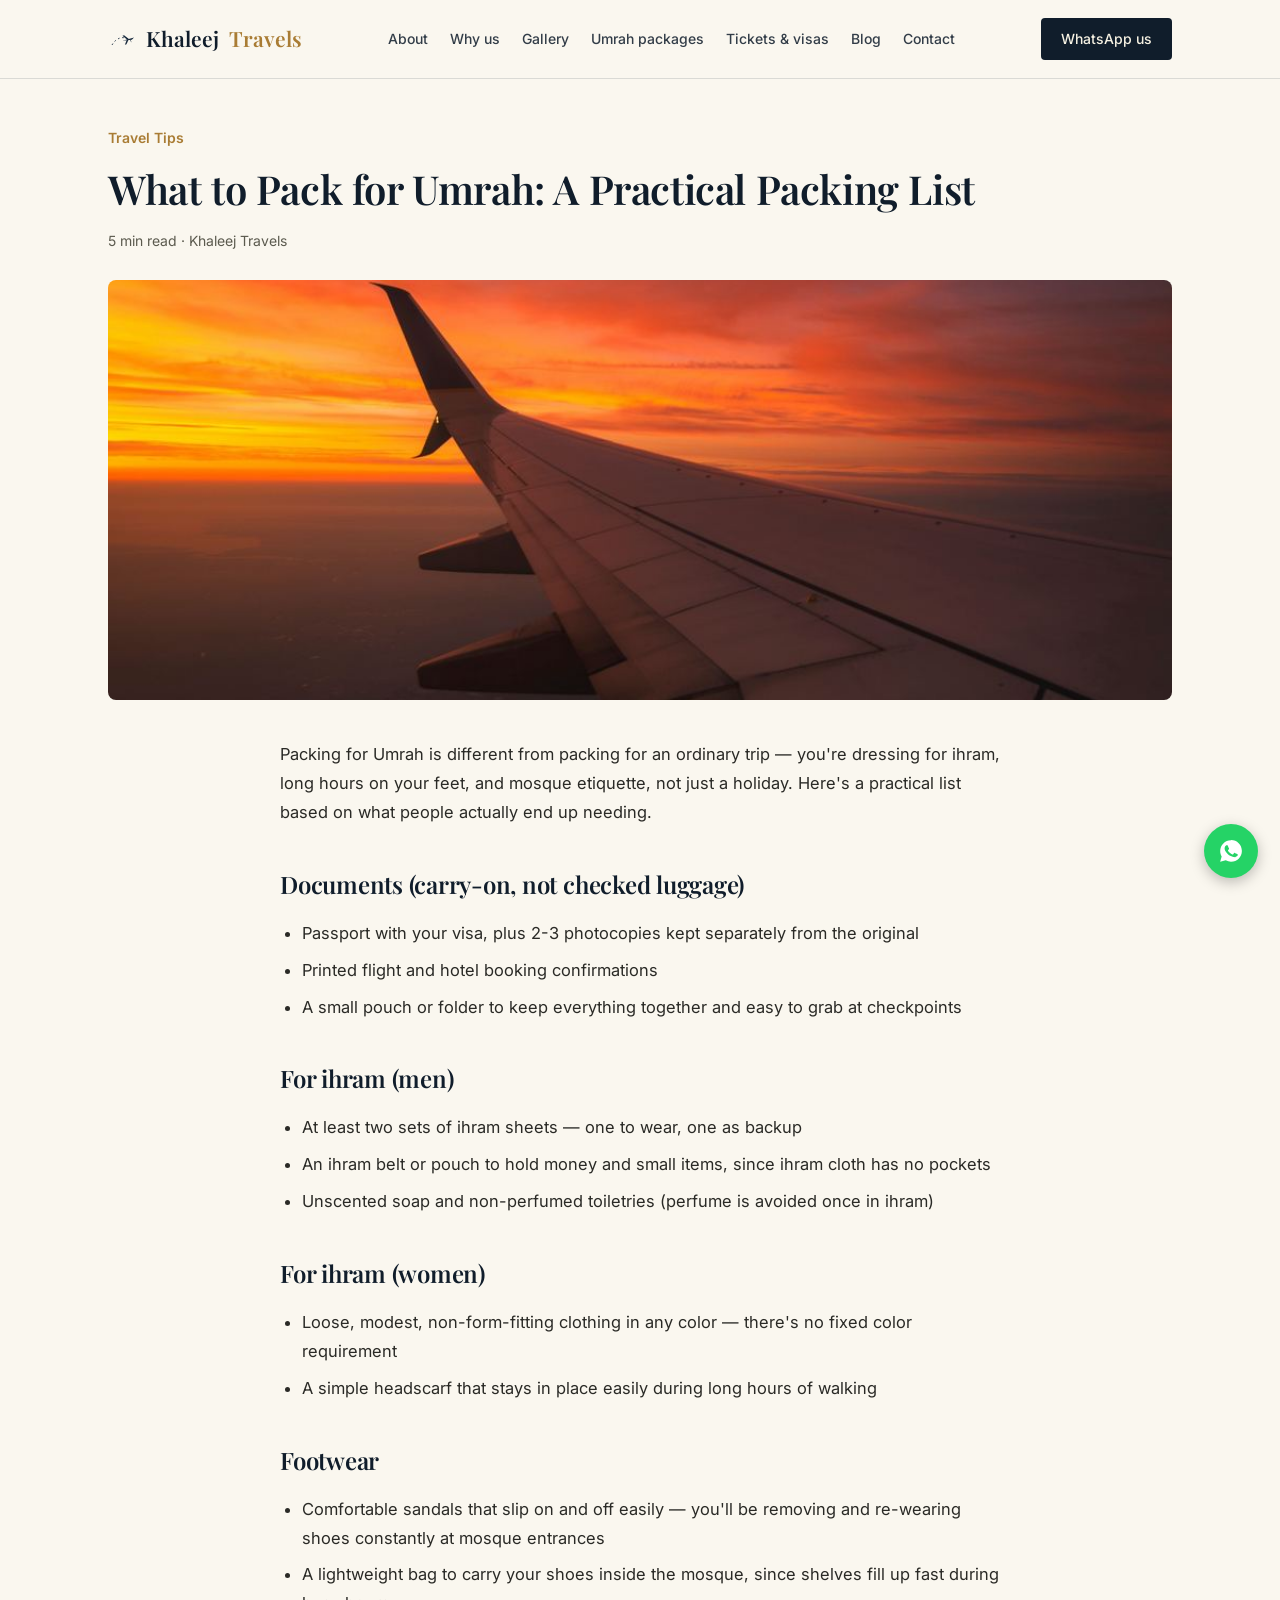
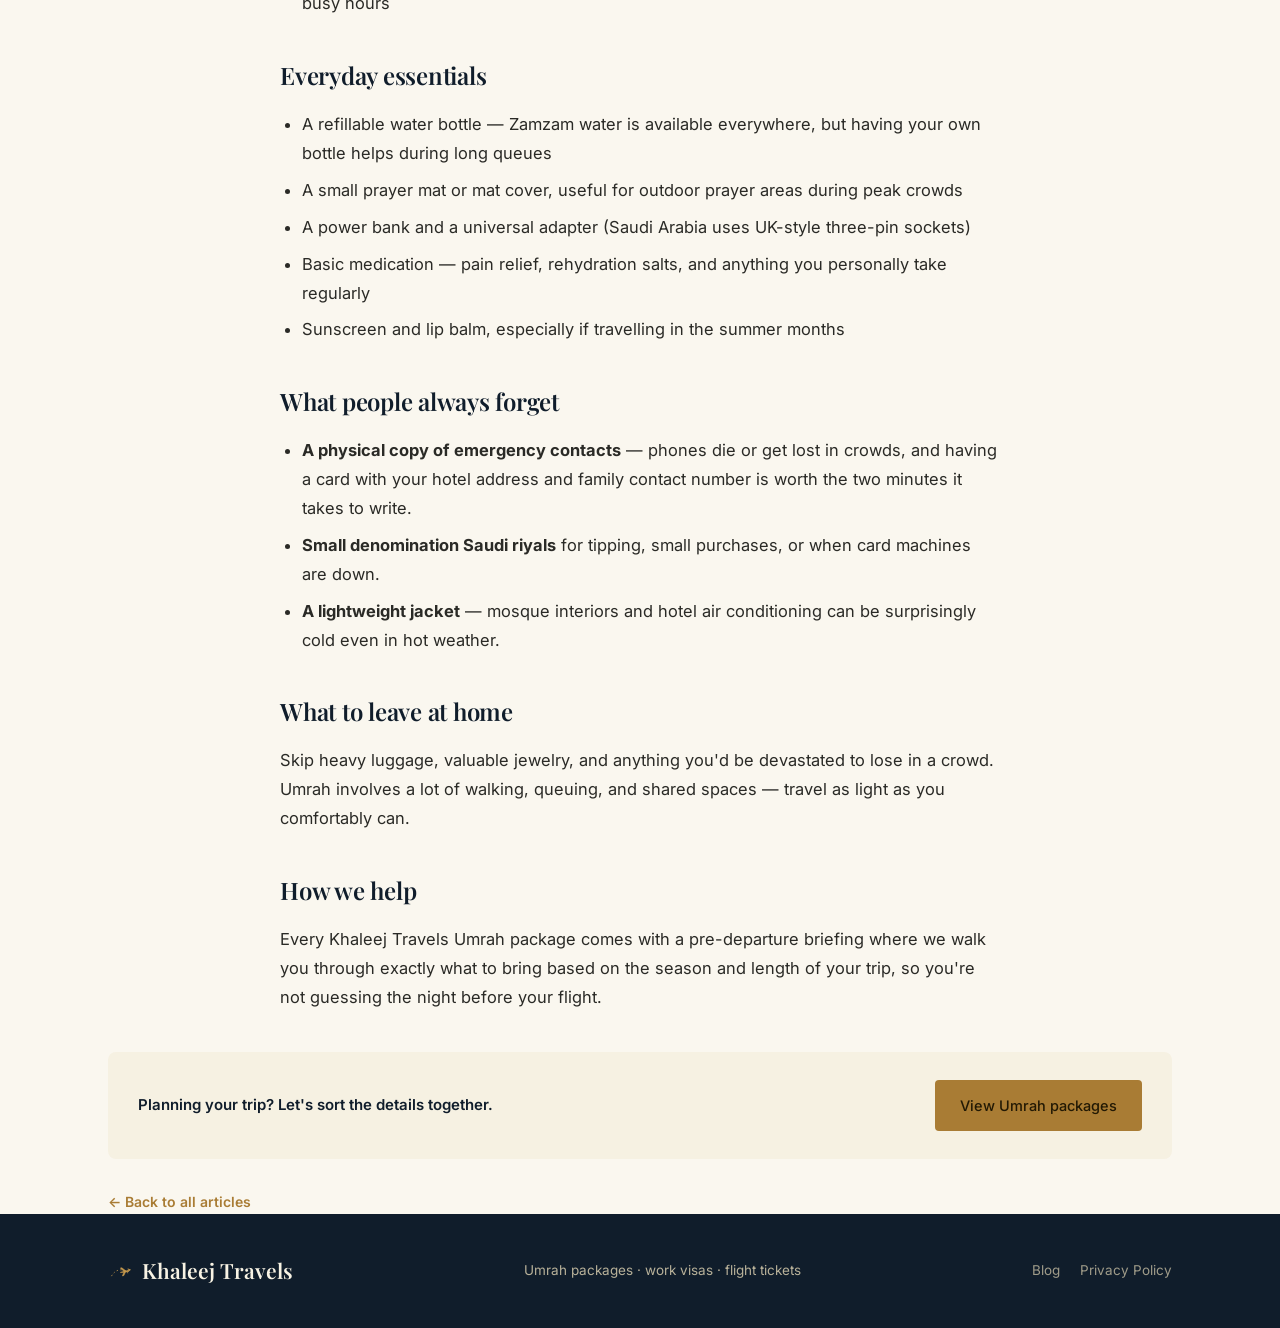
<file: blog/umrah-packing-list.html>
<!DOCTYPE html>
<html lang="en">
<head>
<meta charset="UTF-8">
<meta name="viewport" content="width=device-width, initial-scale=1.0">
<title>What to Pack for Umrah: A Practical Packing List — Khaleej Travels</title>
<meta name="description" content="What you actually need for the flight, the haram, and the hotel on Umrah — and the things people always forget.">
<link rel="icon" type="image/svg+xml" href="data:image/svg+xml,%3Csvg xmlns='http://www.w3.org/2000/svg' viewBox='0 0 42 42'%3E%3Cpath d='M6 30 C 14 16, 28 16, 36 26' stroke='%23182A3D' stroke-width='1.6' fill='none' stroke-dasharray='2.5 4'/%3E%3Cg transform='translate(30,20) rotate(-15)'%3E%3Cpath d='M-9 1.2 L9 1.2 L5 -1.2 L9 1.2 L5 3.6 Z' fill='%23182A3D'/%3E%3Cpath d='M-2 1.2 L-7 -6 L-4.5 -6 L1 1.2 Z' fill='%23182A3D'/%3E%3Cpath d='M-2 1.2 L-7 8 L-4.5 8 L1 1.2 Z' fill='%23182A3D'/%3E%3C/g%3E%3C/svg%3E">
<link rel="preconnect" href="https://fonts.googleapis.com">
<link rel="preconnect" href="https://fonts.gstatic.com" crossorigin>
<link href="https://fonts.googleapis.com/css2?family=Playfair+Display:ital,wght@0,400;0,500;0,600;0,700;1,500&family=Inter:wght@400;500;600;700&display=swap" rel="stylesheet">
<link rel="stylesheet" href="../css/styles.css">
</head>
<body>

<header>
  <nav>
    <div class="logo">
      <svg class="logo-mark" width="28" height="28" viewBox="0 0 42 42">
        <path d="M6 30 C 14 16, 28 16, 36 26" stroke="#182A3D" stroke-width="1.3" fill="none" stroke-dasharray="2.5 4"/>
        <g transform="translate(30,20) rotate(-15)">
          <path d="M-9 1.2 L9 1.2 L5 -1.2 L9 1.2 L5 3.6 Z" fill="#182A3D"/>
          <path d="M-2 1.2 L-7 -6 L-4.5 -6 L1 1.2 Z" fill="#182A3D"/>
          <path d="M-2 1.2 L-7 8 L-4.5 8 L1 1.2 Z" fill="#182A3D"/>
        </g>
      </svg>
      Khaleej <span>Travels</span>
    </div>
    <div class="nav-links">
      <a href="../index.html#about">About</a>
      <a href="../index.html#why">Why us</a>
      <a href="../index.html#gallery">Gallery</a>
      <a href="../index.html#packages">Umrah packages</a>
      <a href="../index.html#services">Tickets & visas</a>
      <a href="../blog.html">Blog</a>
      <a href="../index.html#contact">Contact</a>
    </div>
    <a class="nav-cta" href="https://wa.me/923269861611" target="_blank" rel="noopener">WhatsApp us</a>
    <button class="menu-toggle" id="menu-toggle" aria-label="Toggle menu" aria-expanded="false" aria-controls="mobile-menu">
      <span></span>
    </button>
  </nav>
  <div class="mobile-menu" id="mobile-menu">
    <a href="../index.html#about">About</a>
    <a href="../index.html#why">Why us</a>
    <a href="../index.html#gallery">Gallery</a>
    <a href="../index.html#packages">Umrah packages</a>
    <a href="../index.html#services">Tickets &amp; visas</a>
    <a href="../blog.html">Blog</a>
    <a href="../index.html#contact">Contact</a>
    <a class="nav-cta" href="https://wa.me/923269861611" target="_blank" rel="noopener">WhatsApp us</a>
  </div>
</header>

<section class="section post-hero">
  <div class="wrap">
    <div class="kicker">Travel Tips</div>
    <h1>What to Pack for Umrah: A Practical Packing List</h1>
    <div class="post-meta">5 min read · Khaleej Travels</div>
    <img class="post-cover" src="../images/flight-wing.jpg" alt="Airplane wing view at sunset during flight">

    <div class="post-body">
      <p>Packing for Umrah is different from packing for an ordinary trip — you're dressing for ihram, long hours on your feet, and mosque etiquette, not just a holiday. Here's a practical list based on what people actually end up needing.</p>

      <h2>Documents (carry-on, not checked luggage)</h2>
      <ul>
        <li>Passport with your visa, plus 2-3 photocopies kept separately from the original</li>
        <li>Printed flight and hotel booking confirmations</li>
        <li>A small pouch or folder to keep everything together and easy to grab at checkpoints</li>
      </ul>

      <h2>For ihram (men)</h2>
      <ul>
        <li>At least two sets of ihram sheets — one to wear, one as backup</li>
        <li>An ihram belt or pouch to hold money and small items, since ihram cloth has no pockets</li>
        <li>Unscented soap and non-perfumed toiletries (perfume is avoided once in ihram)</li>
      </ul>

      <h2>For ihram (women)</h2>
      <ul>
        <li>Loose, modest, non-form-fitting clothing in any color — there's no fixed color requirement</li>
        <li>A simple headscarf that stays in place easily during long hours of walking</li>
      </ul>

      <h2>Footwear</h2>
      <ul>
        <li>Comfortable sandals that slip on and off easily — you'll be removing and re-wearing shoes constantly at mosque entrances</li>
        <li>A lightweight bag to carry your shoes inside the mosque, since shelves fill up fast during busy hours</li>
      </ul>

      <h2>Everyday essentials</h2>
      <ul>
        <li>A refillable water bottle — Zamzam water is available everywhere, but having your own bottle helps during long queues</li>
        <li>A small prayer mat or mat cover, useful for outdoor prayer areas during peak crowds</li>
        <li>A power bank and a universal adapter (Saudi Arabia uses UK-style three-pin sockets)</li>
        <li>Basic medication — pain relief, rehydration salts, and anything you personally take regularly</li>
        <li>Sunscreen and lip balm, especially if travelling in the summer months</li>
      </ul>

      <h2>What people always forget</h2>
      <ul>
        <li><strong>A physical copy of emergency contacts</strong> — phones die or get lost in crowds, and having a card with your hotel address and family contact number is worth the two minutes it takes to write.</li>
        <li><strong>Small denomination Saudi riyals</strong> for tipping, small purchases, or when card machines are down.</li>
        <li><strong>A lightweight jacket</strong> — mosque interiors and hotel air conditioning can be surprisingly cold even in hot weather.</li>
      </ul>

      <h2>What to leave at home</h2>
      <p>Skip heavy luggage, valuable jewelry, and anything you'd be devastated to lose in a crowd. Umrah involves a lot of walking, queuing, and shared spaces — travel as light as you comfortably can.</p>

      <h2>How we help</h2>
      <p>Every Khaleej Travels Umrah package comes with a pre-departure briefing where we walk you through exactly what to bring based on the season and length of your trip, so you're not guessing the night before your flight.</p>
    </div>

    <div class="post-cta">
      <p>Planning your trip? Let's sort the details together.</p>
      <a class="btn btn-gold" href="../index.html#packages">View Umrah packages</a>
    </div>

    <a class="back-link" href="../blog.html">&larr; Back to all articles</a>
  </div>
</section>

<footer>
  <div class="wrap">
    <div class="logo">
      <svg class="logo-mark" width="24" height="24" viewBox="0 0 42 42">
        <path d="M6 30 C 14 16, 28 16, 36 26" stroke="#182A3D" stroke-width="1.3" fill="none" stroke-dasharray="2.5 4"/>
        <g transform="translate(30,20) rotate(-15)">
          <path d="M-9 1.2 L9 1.2 L5 -1.2 L9 1.2 L5 3.6 Z" fill="#182A3D"/>
          <path d="M-2 1.2 L-7 -6 L-4.5 -6 L1 1.2 Z" fill="#182A3D"/>
          <path d="M-2 1.2 L-7 8 L-4.5 8 L1 1.2 Z" fill="#182A3D"/>
        </g>
      </svg>
      Khaleej Travels
    </div>
    <div>Umrah packages · work visas · flight tickets</div>
    <div class="footer-links">
      <a href="../blog.html">Blog</a>
      <a onclick="openPrivacyModal()">Privacy Policy</a>
    </div>
  </div>
</footer>

<div class="modal-overlay" id="privacy-modal">
  <div class="modal-box">
    <button class="modal-close" onclick="closePrivacyModal()" aria-label="Close">&times;</button>
    <h3 style="margin-top:0;font-family:'Playfair Display',serif;font-size:24px;">Privacy Policy</h3>
    <div class="updated">Last updated: September 2026</div>
    <h3>Who we are</h3>
    <p>Khaleej Travels ("we", "us") arranges Umrah packages, flight tickets, and work visa processing for customers in Pakistan. This explains what information we collect through this website and how we use it.</p>
    <h3>Information we collect</h3>
    <p>When you use the inquiry form on this site, we collect the details you choose to provide: your name, phone number, the service you're interested in, and any message or travel details you enter.</p>
    <h3>How we use your information</h3>
    <ul>
      <li>To reply to your inquiry with package options, pricing, or visa/ticketing guidance.</li>
      <li>To follow up with you by WhatsApp, phone, or email about your request.</li>
      <li>To prepare quotes, bookings, and travel or visa documentation if you proceed with our services.</li>
    </ul>
    <p>We do not sell your personal information, and we do not use it for advertising or share it with third parties except as described below.</p>
    <h3>How your inquiry is sent</h3>
    <p>Submitting the contact form opens a pre-filled WhatsApp message to our team with your details, which you then send to us directly from your own WhatsApp account.</p>
    <h3>Sharing with service providers</h3>
    <p>If you proceed with a booking, we may share necessary details (such as your name and travel dates) with airlines, hotels, or visa processing authorities strictly to arrange your travel or visa.</p>
    <h3>Data retention</h3>
    <p>We keep inquiry and booking details for as long as needed to handle your request and to meet our own record-keeping or legal obligations, after which we delete or anonymize them.</p>
    <h3>Your choices</h3>
    <p>You can ask us at any time to tell you what information we hold about you, or to delete it, by messaging us on WhatsApp or emailing us using the contact details above.</p>
  </div>
</div>

<a class="wa-float" href="https://wa.me/923269861611" target="_blank" rel="noopener" aria-label="Chat on WhatsApp">
  <svg width="26" height="26" viewBox="0 0 24 24" fill="#fff"><path d="M12.04 2c-5.52 0-10 4.48-10 10 0 1.76.46 3.48 1.34 5L2 22l5.14-1.35a10 10 0 0 0 4.9 1.25h.01c5.52 0 10-4.48 10-10s-4.48-10-10.01-10zm5.87 14.24c-.25.7-1.45 1.34-2 1.42-.55.09-1.13.13-3.55-.74-2.98-1.06-4.9-4.08-5.05-4.27-.15-.2-1.2-1.6-1.2-3.05 0-1.45.76-2.16 1.03-2.46.27-.3.6-.37.8-.37.2 0 .4 0 .58.01.18.01.44-.07.68.52.25.6.85 2.08.92 2.23.07.15.12.33.02.53-.1.2-.15.32-.3.5-.15.17-.31.39-.44.52-.15.15-.3.31-.13.6.17.3.76 1.26 1.64 2.04 1.13 1 2.08 1.32 2.38 1.47.3.15.48.13.65-.07.18-.2.75-.87.95-1.17.2-.3.4-.25.68-.15.28.1 1.78.84 2.08.99.3.15.5.22.57.35.07.13.07.72-.18 1.42z"/></svg>
</a>

<script src="../js/script.js"></script>
</body>
</html>
</file>
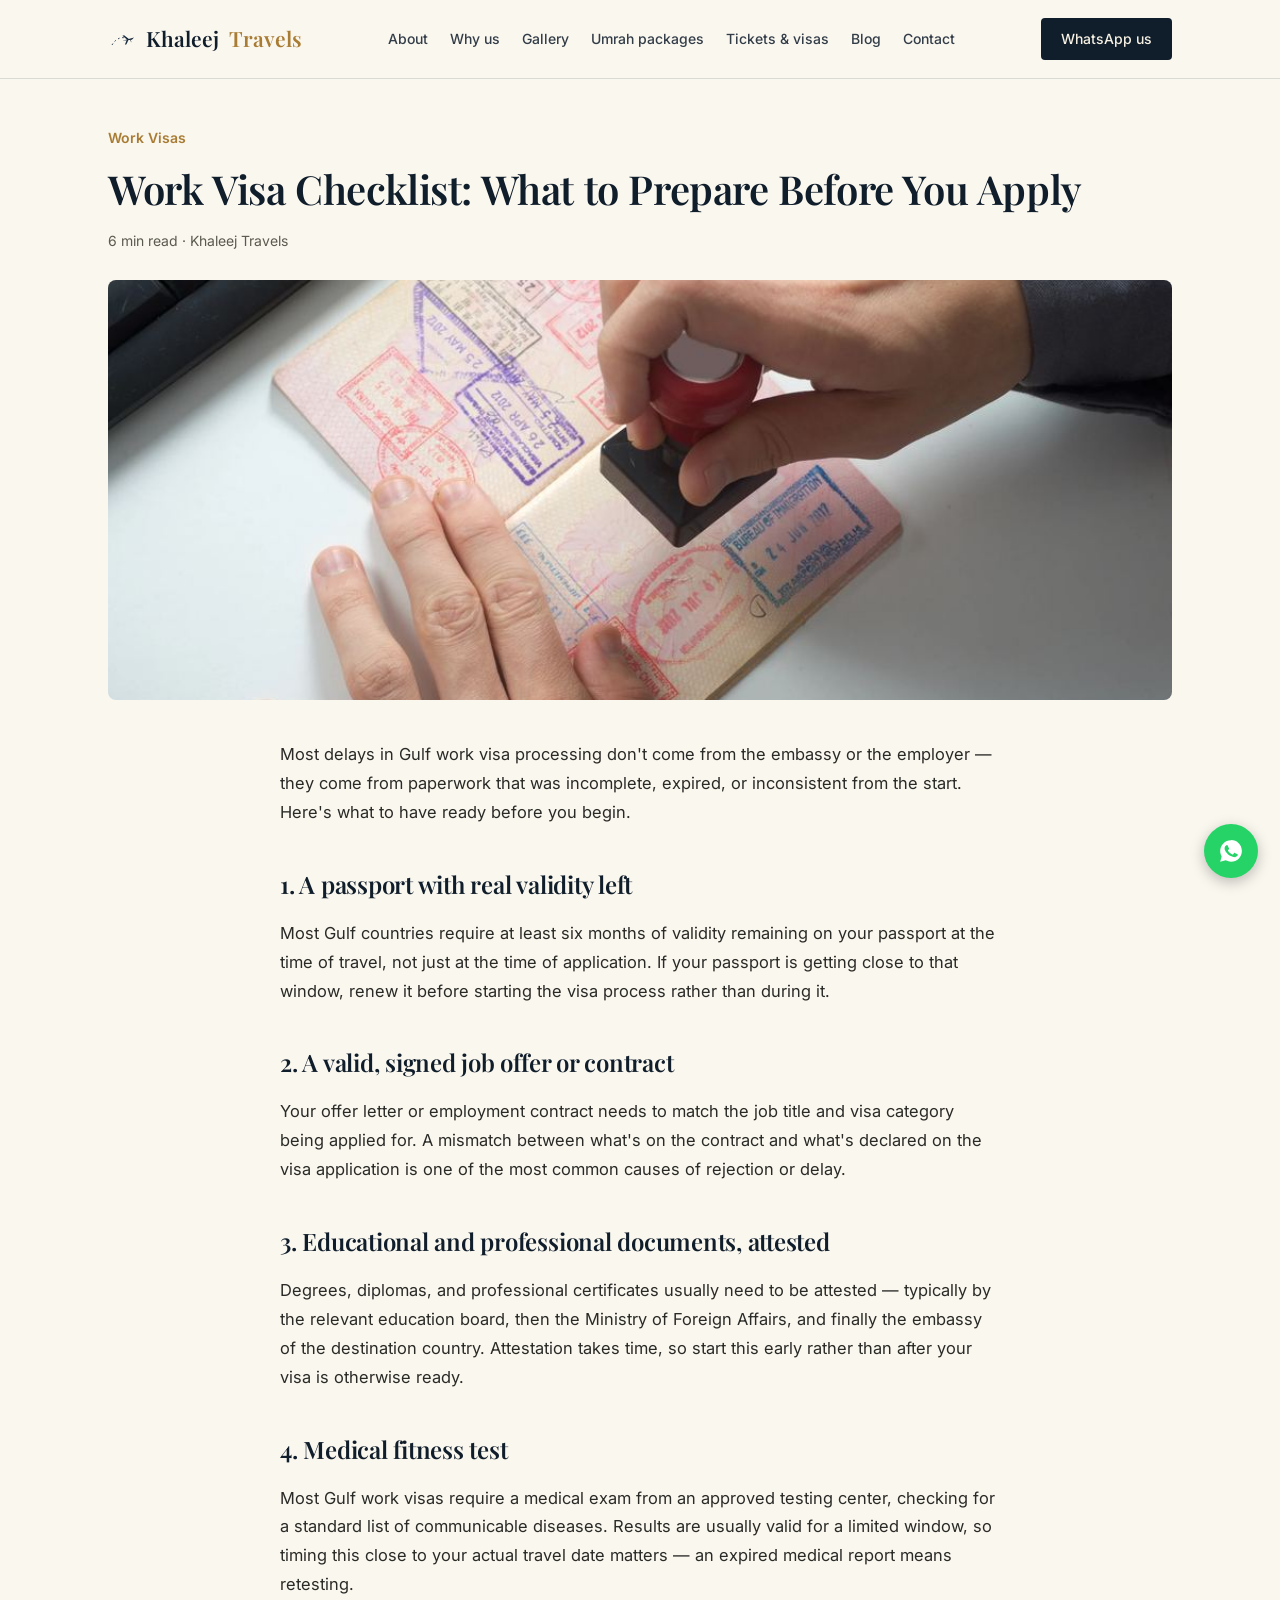
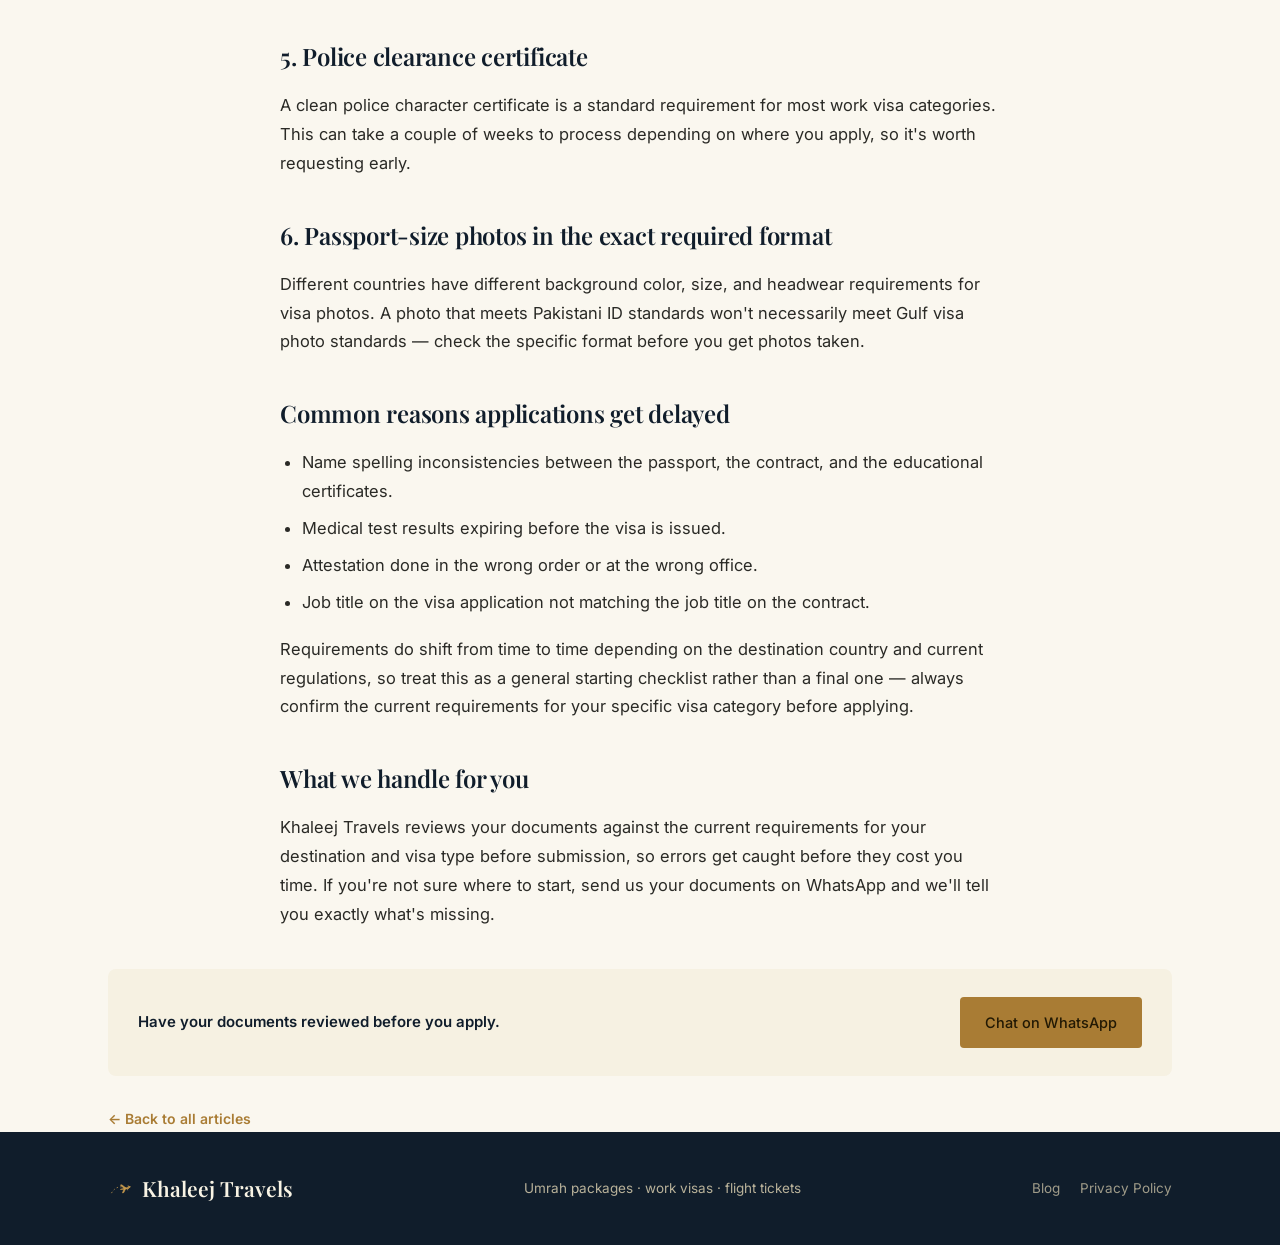
<file: blog/work-visa-checklist.html>
<!DOCTYPE html>
<html lang="en">
<head>
<meta charset="UTF-8">
<meta name="viewport" content="width=device-width, initial-scale=1.0">
<title>Work Visa Checklist: What to Prepare Before You Apply — Khaleej Travels</title>
<meta name="description" content="The documents, checks, and timing that catch most first-time Gulf work visa applicants off guard.">
<link rel="icon" type="image/svg+xml" href="data:image/svg+xml,%3Csvg xmlns='http://www.w3.org/2000/svg' viewBox='0 0 42 42'%3E%3Cpath d='M6 30 C 14 16, 28 16, 36 26' stroke='%23182A3D' stroke-width='1.6' fill='none' stroke-dasharray='2.5 4'/%3E%3Cg transform='translate(30,20) rotate(-15)'%3E%3Cpath d='M-9 1.2 L9 1.2 L5 -1.2 L9 1.2 L5 3.6 Z' fill='%23182A3D'/%3E%3Cpath d='M-2 1.2 L-7 -6 L-4.5 -6 L1 1.2 Z' fill='%23182A3D'/%3E%3Cpath d='M-2 1.2 L-7 8 L-4.5 8 L1 1.2 Z' fill='%23182A3D'/%3E%3C/g%3E%3C/svg%3E">
<link rel="preconnect" href="https://fonts.googleapis.com">
<link rel="preconnect" href="https://fonts.gstatic.com" crossorigin>
<link href="https://fonts.googleapis.com/css2?family=Playfair+Display:ital,wght@0,400;0,500;0,600;0,700;1,500&family=Inter:wght@400;500;600;700&display=swap" rel="stylesheet">
<link rel="stylesheet" href="../css/styles.css">
</head>
<body>

<header>
  <nav>
    <div class="logo">
      <svg class="logo-mark" width="28" height="28" viewBox="0 0 42 42">
        <path d="M6 30 C 14 16, 28 16, 36 26" stroke="#182A3D" stroke-width="1.3" fill="none" stroke-dasharray="2.5 4"/>
        <g transform="translate(30,20) rotate(-15)">
          <path d="M-9 1.2 L9 1.2 L5 -1.2 L9 1.2 L5 3.6 Z" fill="#182A3D"/>
          <path d="M-2 1.2 L-7 -6 L-4.5 -6 L1 1.2 Z" fill="#182A3D"/>
          <path d="M-2 1.2 L-7 8 L-4.5 8 L1 1.2 Z" fill="#182A3D"/>
        </g>
      </svg>
      Khaleej <span>Travels</span>
    </div>
    <div class="nav-links">
      <a href="../index.html#about">About</a>
      <a href="../index.html#why">Why us</a>
      <a href="../index.html#gallery">Gallery</a>
      <a href="../index.html#packages">Umrah packages</a>
      <a href="../index.html#services">Tickets & visas</a>
      <a href="../blog.html">Blog</a>
      <a href="../index.html#contact">Contact</a>
    </div>
    <a class="nav-cta" href="https://wa.me/923269861611" target="_blank" rel="noopener">WhatsApp us</a>
    <button class="menu-toggle" id="menu-toggle" aria-label="Toggle menu" aria-expanded="false" aria-controls="mobile-menu">
      <span></span>
    </button>
  </nav>
  <div class="mobile-menu" id="mobile-menu">
    <a href="../index.html#about">About</a>
    <a href="../index.html#why">Why us</a>
    <a href="../index.html#gallery">Gallery</a>
    <a href="../index.html#packages">Umrah packages</a>
    <a href="../index.html#services">Tickets &amp; visas</a>
    <a href="../blog.html">Blog</a>
    <a href="../index.html#contact">Contact</a>
    <a class="nav-cta" href="https://wa.me/923269861611" target="_blank" rel="noopener">WhatsApp us</a>
  </div>
</header>

<section class="section post-hero">
  <div class="wrap">
    <div class="kicker">Work Visas</div>
    <h1>Work Visa Checklist: What to Prepare Before You Apply</h1>
    <div class="post-meta">6 min read · Khaleej Travels</div>
    <img class="post-cover" src="../images/passport-stamp.jpg" alt="Passport being stamped with visa documents">

    <div class="post-body">
      <p>Most delays in Gulf work visa processing don't come from the embassy or the employer — they come from paperwork that was incomplete, expired, or inconsistent from the start. Here's what to have ready before you begin.</p>

      <h2>1. A passport with real validity left</h2>
      <p>Most Gulf countries require at least six months of validity remaining on your passport at the time of travel, not just at the time of application. If your passport is getting close to that window, renew it before starting the visa process rather than during it.</p>

      <h2>2. A valid, signed job offer or contract</h2>
      <p>Your offer letter or employment contract needs to match the job title and visa category being applied for. A mismatch between what's on the contract and what's declared on the visa application is one of the most common causes of rejection or delay.</p>

      <h2>3. Educational and professional documents, attested</h2>
      <p>Degrees, diplomas, and professional certificates usually need to be attested — typically by the relevant education board, then the Ministry of Foreign Affairs, and finally the embassy of the destination country. Attestation takes time, so start this early rather than after your visa is otherwise ready.</p>

      <h2>4. Medical fitness test</h2>
      <p>Most Gulf work visas require a medical exam from an approved testing center, checking for a standard list of communicable diseases. Results are usually valid for a limited window, so timing this close to your actual travel date matters — an expired medical report means retesting.</p>

      <h2>5. Police clearance certificate</h2>
      <p>A clean police character certificate is a standard requirement for most work visa categories. This can take a couple of weeks to process depending on where you apply, so it's worth requesting early.</p>

      <h2>6. Passport-size photos in the exact required format</h2>
      <p>Different countries have different background color, size, and headwear requirements for visa photos. A photo that meets Pakistani ID standards won't necessarily meet Gulf visa photo standards — check the specific format before you get photos taken.</p>

      <h2>Common reasons applications get delayed</h2>
      <ul>
        <li>Name spelling inconsistencies between the passport, the contract, and the educational certificates.</li>
        <li>Medical test results expiring before the visa is issued.</li>
        <li>Attestation done in the wrong order or at the wrong office.</li>
        <li>Job title on the visa application not matching the job title on the contract.</li>
      </ul>

      <p>Requirements do shift from time to time depending on the destination country and current regulations, so treat this as a general starting checklist rather than a final one — always confirm the current requirements for your specific visa category before applying.</p>

      <h2>What we handle for you</h2>
      <p>Khaleej Travels reviews your documents against the current requirements for your destination and visa type before submission, so errors get caught before they cost you time. If you're not sure where to start, send us your documents on WhatsApp and we'll tell you exactly what's missing.</p>
    </div>

    <div class="post-cta">
      <p>Have your documents reviewed before you apply.</p>
      <a class="btn btn-gold" href="https://wa.me/923269861611" target="_blank" rel="noopener">Chat on WhatsApp</a>
    </div>

    <a class="back-link" href="../blog.html">&larr; Back to all articles</a>
  </div>
</section>

<footer>
  <div class="wrap">
    <div class="logo">
      <svg class="logo-mark" width="24" height="24" viewBox="0 0 42 42">
        <path d="M6 30 C 14 16, 28 16, 36 26" stroke="#182A3D" stroke-width="1.3" fill="none" stroke-dasharray="2.5 4"/>
        <g transform="translate(30,20) rotate(-15)">
          <path d="M-9 1.2 L9 1.2 L5 -1.2 L9 1.2 L5 3.6 Z" fill="#182A3D"/>
          <path d="M-2 1.2 L-7 -6 L-4.5 -6 L1 1.2 Z" fill="#182A3D"/>
          <path d="M-2 1.2 L-7 8 L-4.5 8 L1 1.2 Z" fill="#182A3D"/>
        </g>
      </svg>
      Khaleej Travels
    </div>
    <div>Umrah packages · work visas · flight tickets</div>
    <div class="footer-links">
      <a href="../blog.html">Blog</a>
      <a onclick="openPrivacyModal()">Privacy Policy</a>
    </div>
  </div>
</footer>

<div class="modal-overlay" id="privacy-modal">
  <div class="modal-box">
    <button class="modal-close" onclick="closePrivacyModal()" aria-label="Close">&times;</button>
    <h3 style="margin-top:0;font-family:'Playfair Display',serif;font-size:24px;">Privacy Policy</h3>
    <div class="updated">Last updated: September 2026</div>
    <h3>Who we are</h3>
    <p>Khaleej Travels ("we", "us") arranges Umrah packages, flight tickets, and work visa processing for customers in Pakistan. This explains what information we collect through this website and how we use it.</p>
    <h3>Information we collect</h3>
    <p>When you use the inquiry form on this site, we collect the details you choose to provide: your name, phone number, the service you're interested in, and any message or travel details you enter.</p>
    <h3>How we use your information</h3>
    <ul>
      <li>To reply to your inquiry with package options, pricing, or visa/ticketing guidance.</li>
      <li>To follow up with you by WhatsApp, phone, or email about your request.</li>
      <li>To prepare quotes, bookings, and travel or visa documentation if you proceed with our services.</li>
    </ul>
    <p>We do not sell your personal information, and we do not use it for advertising or share it with third parties except as described below.</p>
    <h3>How your inquiry is sent</h3>
    <p>Submitting the contact form opens a pre-filled WhatsApp message to our team with your details, which you then send to us directly from your own WhatsApp account.</p>
    <h3>Sharing with service providers</h3>
    <p>If you proceed with a booking, we may share necessary details (such as your name and travel dates) with airlines, hotels, or visa processing authorities strictly to arrange your travel or visa.</p>
    <h3>Data retention</h3>
    <p>We keep inquiry and booking details for as long as needed to handle your request and to meet our own record-keeping or legal obligations, after which we delete or anonymize them.</p>
    <h3>Your choices</h3>
    <p>You can ask us at any time to tell you what information we hold about you, or to delete it, by messaging us on WhatsApp or emailing us using the contact details above.</p>
  </div>
</div>

<a class="wa-float" href="https://wa.me/923269861611" target="_blank" rel="noopener" aria-label="Chat on WhatsApp">
  <svg width="26" height="26" viewBox="0 0 24 24" fill="#fff"><path d="M12.04 2c-5.52 0-10 4.48-10 10 0 1.76.46 3.48 1.34 5L2 22l5.14-1.35a10 10 0 0 0 4.9 1.25h.01c5.52 0 10-4.48 10-10s-4.48-10-10.01-10zm5.87 14.24c-.25.7-1.45 1.34-2 1.42-.55.09-1.13.13-3.55-.74-2.98-1.06-4.9-4.08-5.05-4.27-.15-.2-1.2-1.6-1.2-3.05 0-1.45.76-2.16 1.03-2.46.27-.3.6-.37.8-.37.2 0 .4 0 .58.01.18.01.44-.07.68.52.25.6.85 2.08.92 2.23.07.15.12.33.02.53-.1.2-.15.32-.3.5-.15.17-.31.39-.44.52-.15.15-.3.31-.13.6.17.3.76 1.26 1.64 2.04 1.13 1 2.08 1.32 2.38 1.47.3.15.48.13.65-.07.18-.2.75-.87.95-1.17.2-.3.4-.25.68-.15.28.1 1.78.84 2.08.99.3.15.5.22.57.35.07.13.07.72-.18 1.42z"/></svg>
</a>

<script src="../js/script.js"></script>
</body>
</html>
</file>
<file: css/styles.css>
:root{
    --navy:#182A3D;
    --navy-deep:#101D2B;
    --sand:#E8DCBE;
    --sand-light:#F6F1E2;
    --cream:#FAF7EF;
    --gold:#A97C34;
    --gold-light:#C79A4E;
    --ink:#1E2A22;
    --text-soft:#5B5A4E;
    --line: rgba(24,42,61,0.14);
  }
  *{box-sizing:border-box;margin:0;padding:0;}
  html{scroll-behavior:smooth;}
  body{
    font-family:'Inter',sans-serif;
    color:var(--navy-deep);
    background:var(--cream);
    line-height:1.6;
  }
  h1,h2,h3,.disp{
    font-family:'Playfair Display',serif;
    font-weight:600;
    color:var(--navy-deep);
    letter-spacing:-0.01em;
  }
  a{color:inherit;text-decoration:none;}
  img{max-width:100%;display:block;}
  .wrap{max-width:1120px;margin:0 auto;padding:0 28px;}
  .section{padding:88px 0;}

  /* Nav */
  header{
    position:sticky;top:0;z-index:50;
    background:rgba(250,247,239,0.92);
    backdrop-filter:blur(6px);
    border-bottom:1px solid var(--line);
  }
  nav{
    display:flex;align-items:center;justify-content:space-between;
    padding:18px 28px;max-width:1120px;margin:0 auto;
  }
  .logo{
    font-family:'Playfair Display',serif;font-size:21px;font-weight:600;color:var(--navy-deep);
    display:flex;align-items:center;gap:10px;
  }
  .logo span{color:var(--gold);}
  .logo-mark{flex-shrink:0;}
  .nav-links{display:flex;gap:22px;font-size:14px;font-weight:500;}
  .nav-links a{opacity:0.85;}
  .nav-links a:hover{opacity:1;}
  .nav-cta{
    background:var(--navy-deep);color:var(--sand-light);
    padding:10px 20px;border-radius:4px;font-size:14px;font-weight:500;
    white-space:nowrap;
  }
  .menu-toggle{
    display:none;
    background:none;border:none;cursor:pointer;
    width:36px;height:36px;padding:0;
    align-items:center;justify-content:center;
    flex-shrink:0;
  }
  .menu-toggle span{
    display:block;width:22px;height:2px;background:var(--navy-deep);
    position:relative;transition:background 0.2s ease;
  }
  .menu-toggle span::before,.menu-toggle span::after{
    content:'';position:absolute;left:0;width:22px;height:2px;background:var(--navy-deep);
    transition:transform 0.25s ease, top 0.25s ease;
  }
  .menu-toggle span::before{top:-7px;}
  .menu-toggle span::after{top:7px;}
  .menu-toggle.open span{background:transparent;}
  .menu-toggle.open span::before{top:0;transform:rotate(45deg);}
  .menu-toggle.open span::after{top:0;transform:rotate(-45deg);}

  .mobile-menu{
    display:none;
    max-height:0;overflow:hidden;
    background:var(--cream);border-top:1px solid var(--line);
    transition:max-height 0.3s ease;
  }
  .mobile-menu.open{max-height:400px;}
  .mobile-menu a{
    display:block;padding:14px 28px;font-size:15px;font-weight:500;
    border-top:1px solid var(--line);
  }
  .mobile-menu a:first-child{border-top:none;}
  .mobile-menu .nav-cta{display:inline-block;margin:14px 28px 20px;}

  /* Hero */
  .hero{
    background:var(--navy-deep);
    color:var(--sand-light);
    padding:96px 0 0 0;
    overflow:hidden;
    position:relative;
  }
  .hero-fade{opacity:0;transform:translateY(14px);animation:heroIn 0.8s ease 0.1s forwards;}
  .hero-fade.d2{animation-delay:0.28s;}
  .hero-fade.d3{animation-delay:0.44s;}
  @keyframes heroIn{to{opacity:1;transform:translateY(0);}}
  @media(prefers-reduced-motion:reduce){
    .hero-fade{opacity:1;transform:none;animation:none;}
  }
  .hero .wrap{
    display:grid;grid-template-columns:1.05fr 0.85fr;gap:40px;align-items:end;
  }
  .eyebrow-plain{font-size:15px;color:var(--gold-light);margin-bottom:18px;}
  .hero h1{
    font-size:clamp(34px,4.6vw,54px);
    line-height:1.08;
    max-width:11.5ch;
    color:#F8F3E4;
  }
  .hero p{
    margin-top:22px;max-width:46ch;font-size:16.5px;color:#C9C2AC;
  }
  .hero-ctas{display:flex;gap:14px;margin-top:34px;flex-wrap:wrap;}
  .btn{
    display:inline-flex;align-items:center;gap:8px;
    padding:13px 24px;border-radius:4px;font-size:14.5px;font-weight:500;
    border:1px solid transparent;
  }
  .btn-gold{background:var(--gold);color:#221904;}
  .btn-gold:hover{background:var(--gold-light);}
  .btn-outline{border-color:rgba(248,243,228,0.35);color:#F8F3E4;}
  .btn-outline:hover{border-color:rgba(248,243,228,0.7);}

  .hero-panel{
    background:linear-gradient(180deg,var(--sand) 0%,#D9C89C 100%);
    border-radius:6px 6px 0 0;
    padding:30px 26px 0 26px;
    align-self:end;
  }
  .hero-panel .stat-row{display:flex;justify-content:space-between;border-top:1px solid rgba(24,42,61,0.18);padding:16px 0;}
  .hero-panel .stat-row:first-child{border-top:none;}
  .hero-panel .stat-num{font-family:'Playfair Display',serif;font-size:22px;color:var(--navy-deep);}
  .hero-panel .stat-label{font-size:12.5px;color:var(--text-soft);max-width:16ch;text-align:right;}

  /* Section headers */
  .section-head{max-width:60ch;margin-bottom:48px;}
  .kicker{font-size:14px;color:var(--gold);font-weight:600;margin-bottom:10px;}
  .section-head h2{font-size:clamp(26px,3vw,34px);}
  .section-head p{margin-top:14px;color:var(--text-soft);font-size:15.5px;max-width:52ch;}

  /* Packages */
  .pkg-grid{display:grid;grid-template-columns:repeat(3,1fr);gap:24px;}
  .pkg-card{
    border:1px solid var(--line);border-radius:6px;
    background:#fff;overflow:hidden;display:flex;flex-direction:column;
  }
  .pkg-top{background:var(--navy-deep);color:var(--sand-light);padding:26px 24px;}
  .pkg-top .days{font-family:'Playfair Display',serif;font-size:30px;color:#F8F3E4;}
  .pkg-top .days-label{font-size:13px;color:var(--gold-light);margin-top:2px;}
  .pkg-card.featured .pkg-top{background:var(--gold);color:#221904;}
  .pkg-card.featured .days{color:#221904;}
  .pkg-card.featured .days-label{color:#4A360F;}
  .pkg-body{padding:22px 24px 26px;flex:1;display:flex;flex-direction:column;}
  .pkg-body p{font-size:14.5px;color:var(--text-soft);margin-bottom:16px;}
  .pkg-body ul{list-style:none;font-size:14px;margin-bottom:22px;flex:1;}
  .pkg-body li{padding:7px 0;border-top:1px solid var(--line);color:var(--navy-deep);}
  .pkg-body li:first-child{border-top:none;}
  .pkg-cta{
    text-align:center;padding:11px;border:1px solid var(--navy-deep);border-radius:4px;
    font-size:14px;font-weight:500;
  }
  .pkg-cta:hover{background:var(--navy-deep);color:#fff;}

  /* Services strip: ticketing + visas */
  .services{background:var(--sand-light);}
  .svc-grid{display:grid;grid-template-columns:1fr 1fr 1fr;gap:0;border:1px solid var(--line);border-radius:6px;overflow:hidden;background:#fff;}
  .svc-item{padding:32px 28px;border-left:1px solid var(--line);}
  .svc-item:first-child{border-left:none;}
  .svc-item .num{font-family:'Playfair Display',serif;font-size:13px;color:var(--gold);margin-bottom:14px;letter-spacing:0.02em;}
  .svc-item h3{font-size:19px;margin-bottom:10px;}
  .svc-item p{font-size:14px;color:var(--text-soft);margin-bottom:16px;}
  .svc-item a{font-size:13.5px;font-weight:600;color:var(--navy-deep);border-bottom:1px solid var(--navy-deep);padding-bottom:2px;}

  /* Contact / form */
  .contact-grid{display:grid;grid-template-columns:0.9fr 1.1fr;gap:56px;}
  .contact-info h2{font-size:clamp(26px,3vw,32px);margin-bottom:16px;}
  .contact-info p{color:var(--text-soft);font-size:15px;margin-bottom:26px;max-width:40ch;}
  .contact-line{display:flex;align-items:center;gap:12px;padding:14px 0;border-top:1px solid var(--line);font-size:14.5px;}
  .contact-line:first-of-type{border-top:none;}
  .contact-line .label{color:var(--text-soft);width:90px;flex-shrink:0;}
  .contact-line .val{font-weight:500;}

  form{background:#fff;border:1px solid var(--line);border-radius:6px;padding:32px;}
  .field{margin-bottom:18px;}
  .field label{display:block;font-size:13px;color:var(--text-soft);margin-bottom:6px;}
  .field input, .field select, .field textarea{
    width:100%;padding:11px 13px;border:1px solid var(--line);border-radius:4px;
    font-size:14.5px;font-family:'Inter',sans-serif;background:var(--cream);color:var(--navy-deep);
  }
  .field input:focus, .field select:focus, .field textarea:focus{
    outline:none;border-color:var(--gold);
  }
  .field textarea{resize:vertical;min-height:80px;}
  .field-row{display:grid;grid-template-columns:1fr 1fr;gap:14px;}
  .form-error{font-size:12.5px;color:#9A2E2E;margin-top:5px;display:none;}
  .submit-row{display:flex;gap:12px;margin-top:22px;flex-wrap:wrap;}
  .submit-btn{
    background:var(--navy-deep);color:#F8F3E4;border:none;padding:13px 26px;
    border-radius:4px;font-size:14.5px;font-weight:500;cursor:pointer;font-family:'Inter',sans-serif;
  }
  .submit-btn:hover{background:var(--gold);color:#221904;}
  .form-note{font-size:12.5px;color:var(--text-soft);margin-top:14px;}
  .sent-msg{display:none;font-size:14px;color:#2C6B3F;margin-top:14px;}

  /* Footer */
  footer{background:var(--navy-deep);color:#B9B29A;padding:40px 0;font-size:13.5px;}
  footer .wrap{display:flex;justify-content:space-between;align-items:center;flex-wrap:wrap;gap:14px;}
  footer .logo{color:#F8F3E4;}
  footer .logo-mark path{stroke:#C79A4E;}
  footer .logo-mark g path{fill:#C79A4E;}
  .footer-links{display:flex;gap:20px;align-items:center;flex-wrap:wrap;}
  .footer-links a{opacity:0.85;cursor:pointer;}
  .footer-links a:hover{opacity:1;text-decoration:underline;}

  /* Privacy modal */
  .modal-overlay{
    display:none;position:fixed;inset:0;z-index:100;
    background:rgba(16,29,43,0.55);
    padding:24px;align-items:center;justify-content:center;
  }
  .modal-overlay.open{display:flex;}
  .modal-box{
    background:var(--cream);border-radius:6px;
    max-width:640px;width:100%;max-height:85vh;overflow-y:auto;
    padding:36px 32px;position:relative;
  }
  .modal-close{
    position:absolute;top:16px;right:16px;
    background:none;border:none;cursor:pointer;
    font-size:22px;line-height:1;color:var(--navy-deep);
    width:32px;height:32px;
  }
  .modal-box h3{font-size:19px;margin:26px 0 10px;}
  .modal-box h3:first-of-type{margin-top:0;}
  .modal-box p, .modal-box li{font-size:14.5px;color:var(--text-soft);margin-bottom:10px;}
  .modal-box ul{padding-left:20px;margin-bottom:10px;}
  .modal-box .updated{font-size:12.5px;color:var(--text-soft);margin-bottom:24px;}
  .modal-box a{color:var(--navy-deep);text-decoration:underline;}

  /* Reveal animation */
  .reveal{opacity:0;transform:translateY(18px);transition:opacity 0.7s ease, transform 0.7s ease;}
  .reveal.in{opacity:1;transform:translateY(0);}
  @media(prefers-reduced-motion:reduce){
    .reveal{opacity:1;transform:none;transition:none;}
  }

  /* Hero illustration */
  .hero-art{width:100%;height:auto;}
  .hero-photo{
    width:100%;height:220px;object-fit:cover;border-radius:6px 6px 0 0;display:block;
  }
  .about-photo{
    width:100%;height:100%;min-height:280px;object-fit:cover;border-radius:6px;display:block;
  }
  .gallery-photo{
    width:100%;height:150px;object-fit:cover;display:block;
  }

  /* About */
  .about{background:var(--sand-light);}
  .about-grid{display:grid;grid-template-columns:1fr 1fr;gap:56px;align-items:center;}
  .about-art{
    border-radius:6px;overflow:hidden;
  }
  .about-copy p{color:var(--text-soft);font-size:15.5px;margin-bottom:16px;max-width:48ch;}
  .about-stats{display:grid;grid-template-columns:1fr 1fr;gap:20px;margin-top:26px;}
  .about-stat .n{font-family:'Playfair Display',serif;font-size:26px;color:var(--navy-deep);}
  .about-stat .l{font-size:12.5px;color:var(--text-soft);margin-top:2px;}

  /* Star rating widget */
  .rating-card{
    background:#fff;border:1px solid var(--line);border-radius:6px;
    padding:48px 32px;text-align:center;max-width:520px;margin:0 auto;
  }
  .rating-card p.rating-intro{color:var(--text-soft);font-size:15px;margin-bottom:22px;}
  .stars{display:flex;justify-content:center;gap:8px;margin-bottom:18px;}
  .star-btn{
    background:none;border:none;cursor:pointer;padding:4px;line-height:0;
    transition:transform 0.15s ease;
  }
  .star-btn:hover{transform:scale(1.15);}
  .star-btn svg{width:36px;height:36px;transition:fill 0.15s ease, stroke 0.15s ease;}
  .rating-thanks{
    display:none;font-size:15px;color:#2C6B3F;font-weight:500;margin-top:6px;
  }
  .rating-thanks.show{display:block;}

  /* Why choose us */
  .why-grid{display:grid;grid-template-columns:repeat(4,1fr);gap:20px;}
  .why-card{padding:0;}
  .why-icon{
    width:44px;height:44px;border-radius:50%;background:var(--sand-light);
    display:flex;align-items:center;justify-content:center;margin-bottom:16px;
  }
  .why-card h3{font-size:16px;margin-bottom:8px;}
  .why-card p{font-size:13.5px;color:var(--text-soft);}

  /* Process */
  .process{background:var(--navy-deep);color:var(--sand-light);}
  .process .kicker{color:var(--gold-light);}
  .process .section-head h2{color:#F8F3E4;}
  .process .section-head p{color:#B9B29A;}
  .process-grid{display:grid;grid-template-columns:repeat(4,1fr);gap:0;position:relative;}
  .process-step{padding:0 20px 0 0;position:relative;}
  .process-num{
    font-family:'Playfair Display',serif;font-size:34px;color:var(--gold);margin-bottom:14px;
  }
  .process-step h3{font-size:16px;color:#F8F3E4;margin-bottom:8px;font-family:'Playfair Display',serif;font-weight:600;}
  .process-step p{font-size:13.5px;color:#B9B29A;}
  .process-line{
    position:absolute;top:20px;left:calc(100% - 10px);width:calc(100% - 10px);
    border-top:1px dashed rgba(199,154,78,0.5);display:none;
  }
  @media(min-width:861px){
    .process-step:not(:last-child) .process-line{display:block;}
  }
  @media(max-width:860px){
    .why-grid{grid-template-columns:1fr 1fr;}
    .process-grid{grid-template-columns:1fr;gap:28px;}
  }

  /* Route map */
  .route-card{
    background:var(--sand-light);border:1px solid var(--line);border-radius:6px;
    padding:36px 20px 24px;
  }
  .route-svg{width:100%;height:auto;}

  /* Trust badges */
  .badges{display:flex;gap:28px;margin-top:30px;flex-wrap:wrap;}
  .badge{display:flex;align-items:center;gap:10px;}
  .badge-icon{
    width:34px;height:34px;border-radius:50%;border:1px solid rgba(199,154,78,0.5);
    display:flex;align-items:center;justify-content:center;flex-shrink:0;
  }
  .badge-text{font-size:12px;color:#B9B29A;line-height:1.35;}
  .badge-text b{color:#F8F3E4;font-weight:600;display:block;font-size:12.5px;}

  /* Gallery */
  .gallery-grid{display:grid;grid-template-columns:repeat(3,1fr);gap:22px;}
  .gallery-card{
    border:1px solid var(--line);border-radius:6px;overflow:hidden;background:#fff;
  }
  .gallery-art{background:var(--sand-light);padding:26px;display:flex;align-items:center;justify-content:center;height:150px;}
  .gallery-art-photo{padding:0;height:150px;overflow:hidden;}
  .gallery-body{padding:18px 20px 22px;}
  .gallery-body h3{font-size:16px;margin-bottom:6px;}
  .gallery-body p{font-size:13.5px;color:var(--text-soft);}
  @media(max-width:860px){
    .gallery-grid{grid-template-columns:1fr;}
  }

  /* Floating WhatsApp */
  .wa-float{
    position:fixed;bottom:22px;right:22px;z-index:60;
    background:#25D366;color:#fff;width:54px;height:54px;border-radius:50%;
    display:flex;align-items:center;justify-content:center;
    box-shadow:0 4px 14px rgba(0,0,0,0.25);
  }

  @media(max-width:980px){
    .nav-links{display:none;}
    .menu-toggle{display:flex;}
    .mobile-menu{display:block;}
  }
  @media(max-width:860px){
    .about-grid{grid-template-columns:1fr;}
    .hero .wrap{grid-template-columns:1fr;}
    .hero-panel{margin-top:36px;}
    .pkg-grid{grid-template-columns:1fr;}
    .svc-grid{grid-template-columns:1fr;}
    .svc-item{border-left:none;border-top:1px solid var(--line);}
    .svc-item:first-child{border-top:none;}
    .contact-grid{grid-template-columns:1fr;}
    .field-row{grid-template-columns:1fr;}
    .section{padding:64px 0;}
  }

  /* Blog */
  .blog-hero{padding:64px 0 20px;}
  .blog-hero h1{font-size:clamp(30px,4vw,42px);margin-bottom:14px;}
  .blog-hero p{color:var(--text-soft);max-width:60ch;font-size:16px;}
  .blog-grid{
    display:grid;grid-template-columns:repeat(3,1fr);gap:26px;
  }
  .blog-card{
    background:#fff;border:1px solid var(--line);border-radius:8px;overflow:hidden;
    display:flex;flex-direction:column;transition:transform 0.2s ease, box-shadow 0.2s ease;
  }
  .blog-card:hover{transform:translateY(-3px);box-shadow:0 10px 24px rgba(24,42,61,0.08);}
  .blog-card-photo{width:100%;height:180px;object-fit:cover;display:block;}
  .blog-card-body{padding:20px 22px 24px;display:flex;flex-direction:column;flex:1;}
  .blog-card-tag{font-size:12px;color:var(--gold);font-weight:600;text-transform:uppercase;letter-spacing:0.03em;margin-bottom:8px;}
  .blog-card-body h3{font-size:18px;margin-bottom:10px;line-height:1.35;}
  .blog-card-body p{font-size:14px;color:var(--text-soft);flex:1;margin-bottom:16px;}
  .blog-card-meta{font-size:12.5px;color:#8B8977;}
  .blog-card-link{font-size:14px;font-weight:600;color:var(--gold);}
  @media(max-width:860px){
    .blog-grid{grid-template-columns:1fr;}
  }

  /* Blog post article */
  .post-hero{padding:48px 0 0;}
  .post-hero .kicker{margin-bottom:14px;}
  .post-hero h1{font-size:clamp(28px,4vw,40px);line-height:1.25;margin-bottom:16px;}
  .post-meta{font-size:14px;color:var(--text-soft);margin-bottom:28px;}
  .post-cover{width:100%;max-height:420px;object-fit:cover;border-radius:8px;margin-bottom:8px;}
  .post-body{max-width:72ch;margin:40px auto 0;font-size:16.5px;line-height:1.75;color:#2A2A26;}
  .post-body h2{font-size:24px;margin:36px 0 14px;}
  .post-body h3{font-size:19px;margin:28px 0 10px;}
  .post-body p{margin-bottom:18px;}
  .post-body ul, .post-body ol{margin:0 0 18px 22px;}
  .post-body li{margin-bottom:8px;}
  .post-cta{
    background:var(--sand-light);border-radius:8px;padding:28px 30px;margin:40px 0 0;
    display:flex;flex-wrap:wrap;align-items:center;justify-content:space-between;gap:16px;
  }
  .post-cta p{margin:0;font-size:15px;font-weight:600;color:var(--navy-deep);}
  .back-link{display:inline-block;margin:32px 0 0;font-size:14px;color:var(--gold);font-weight:600;}
</file>
